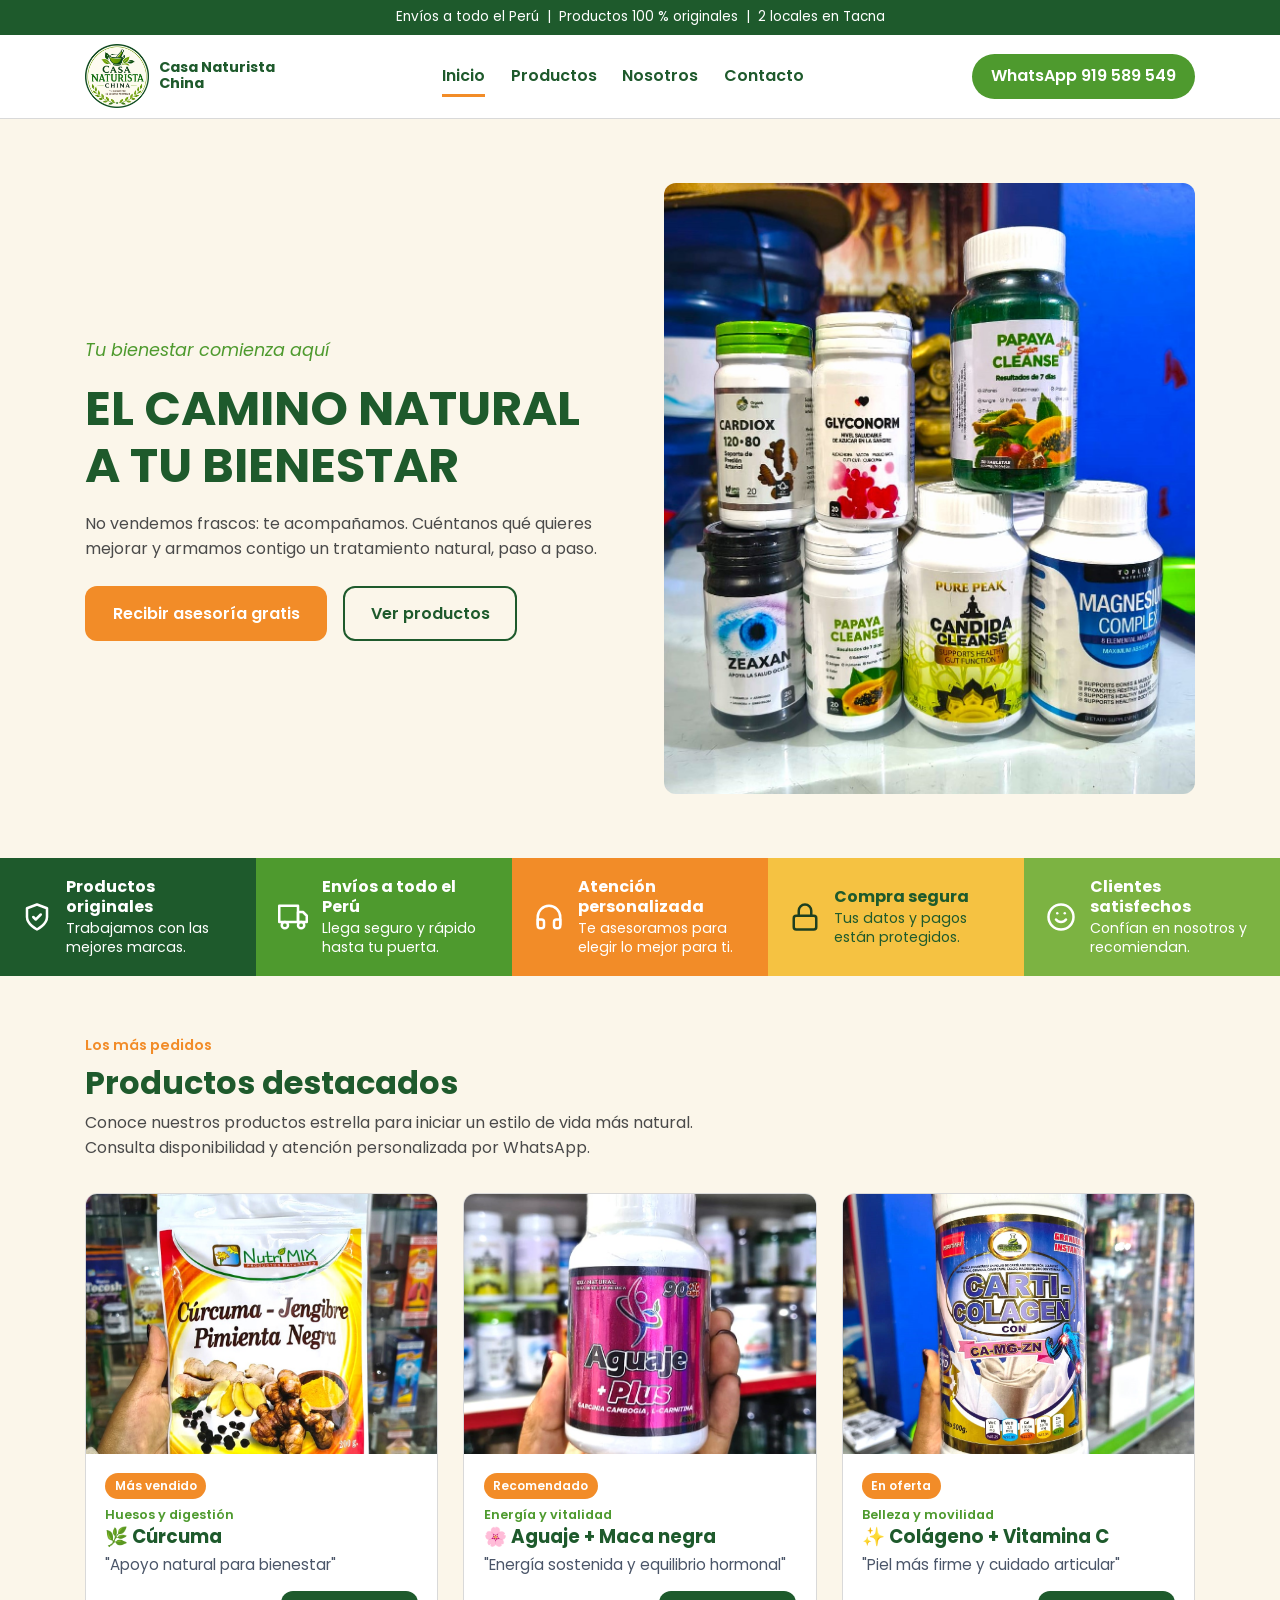
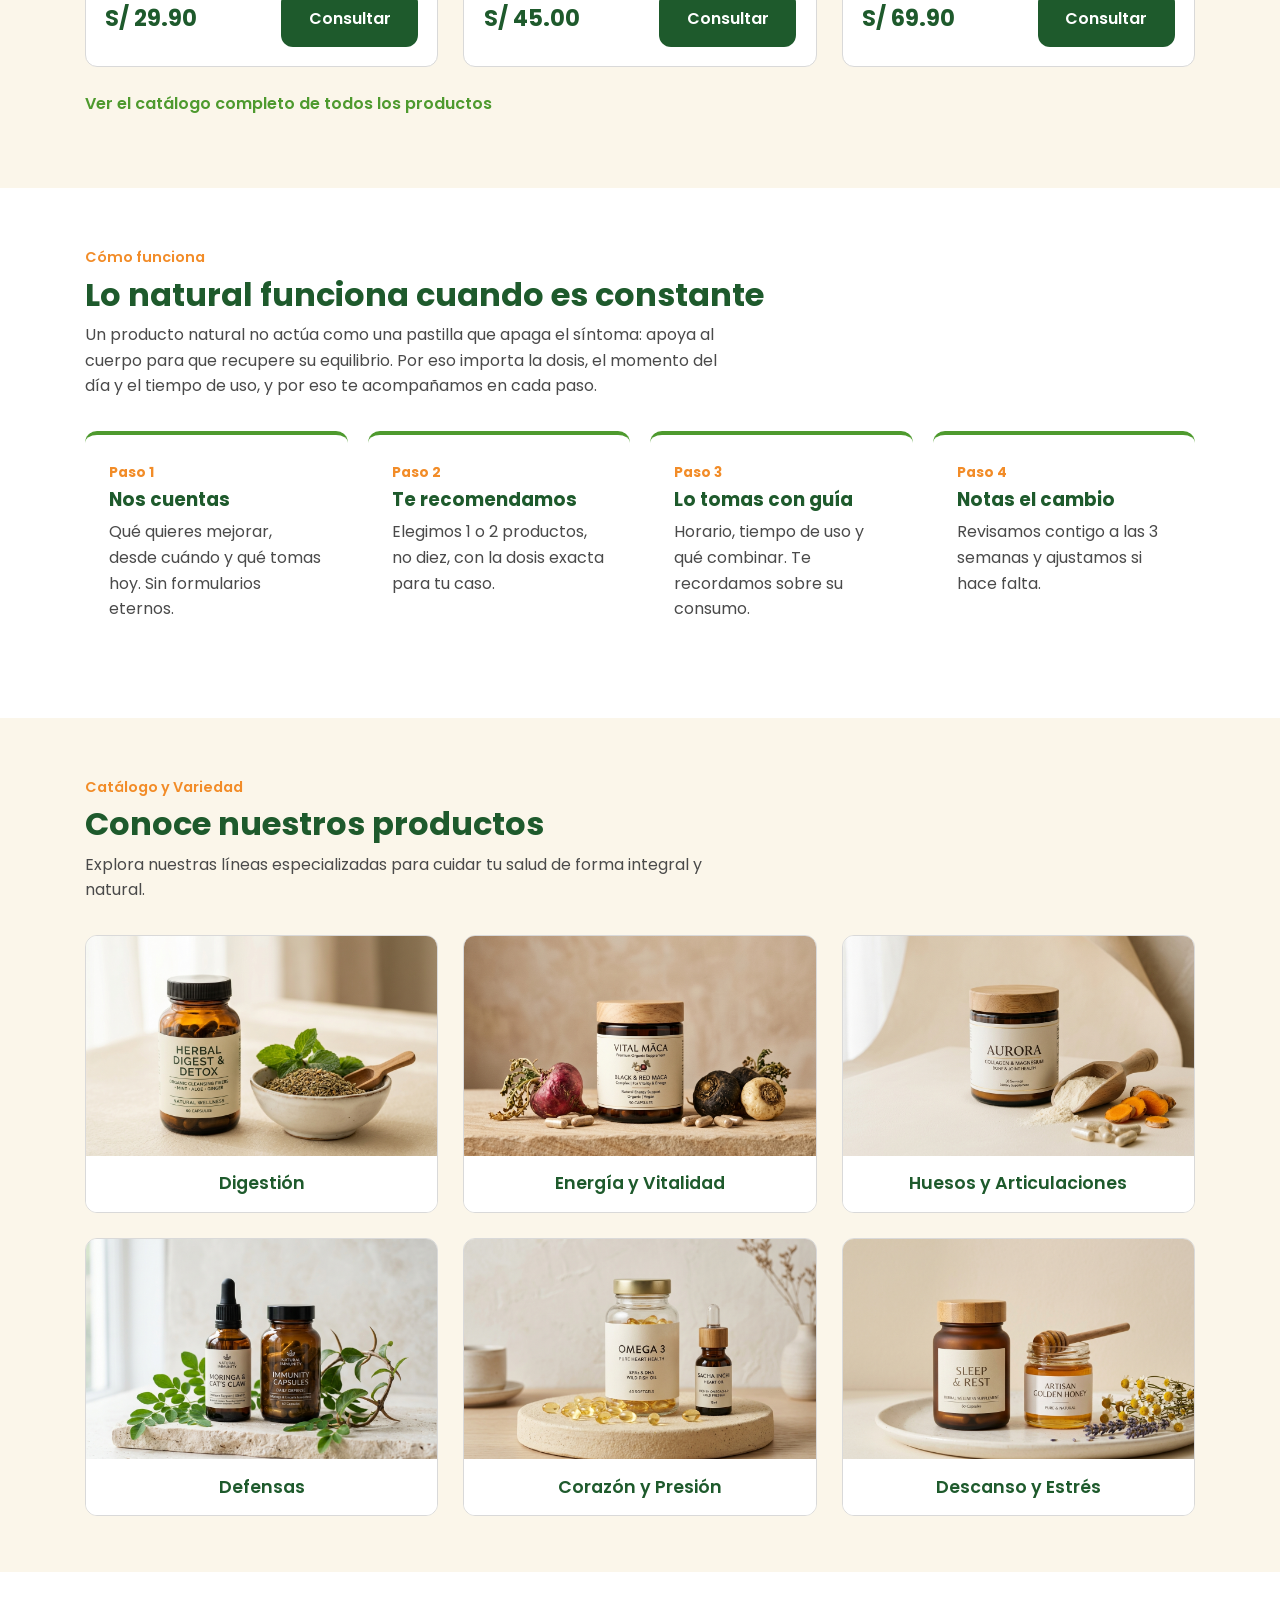
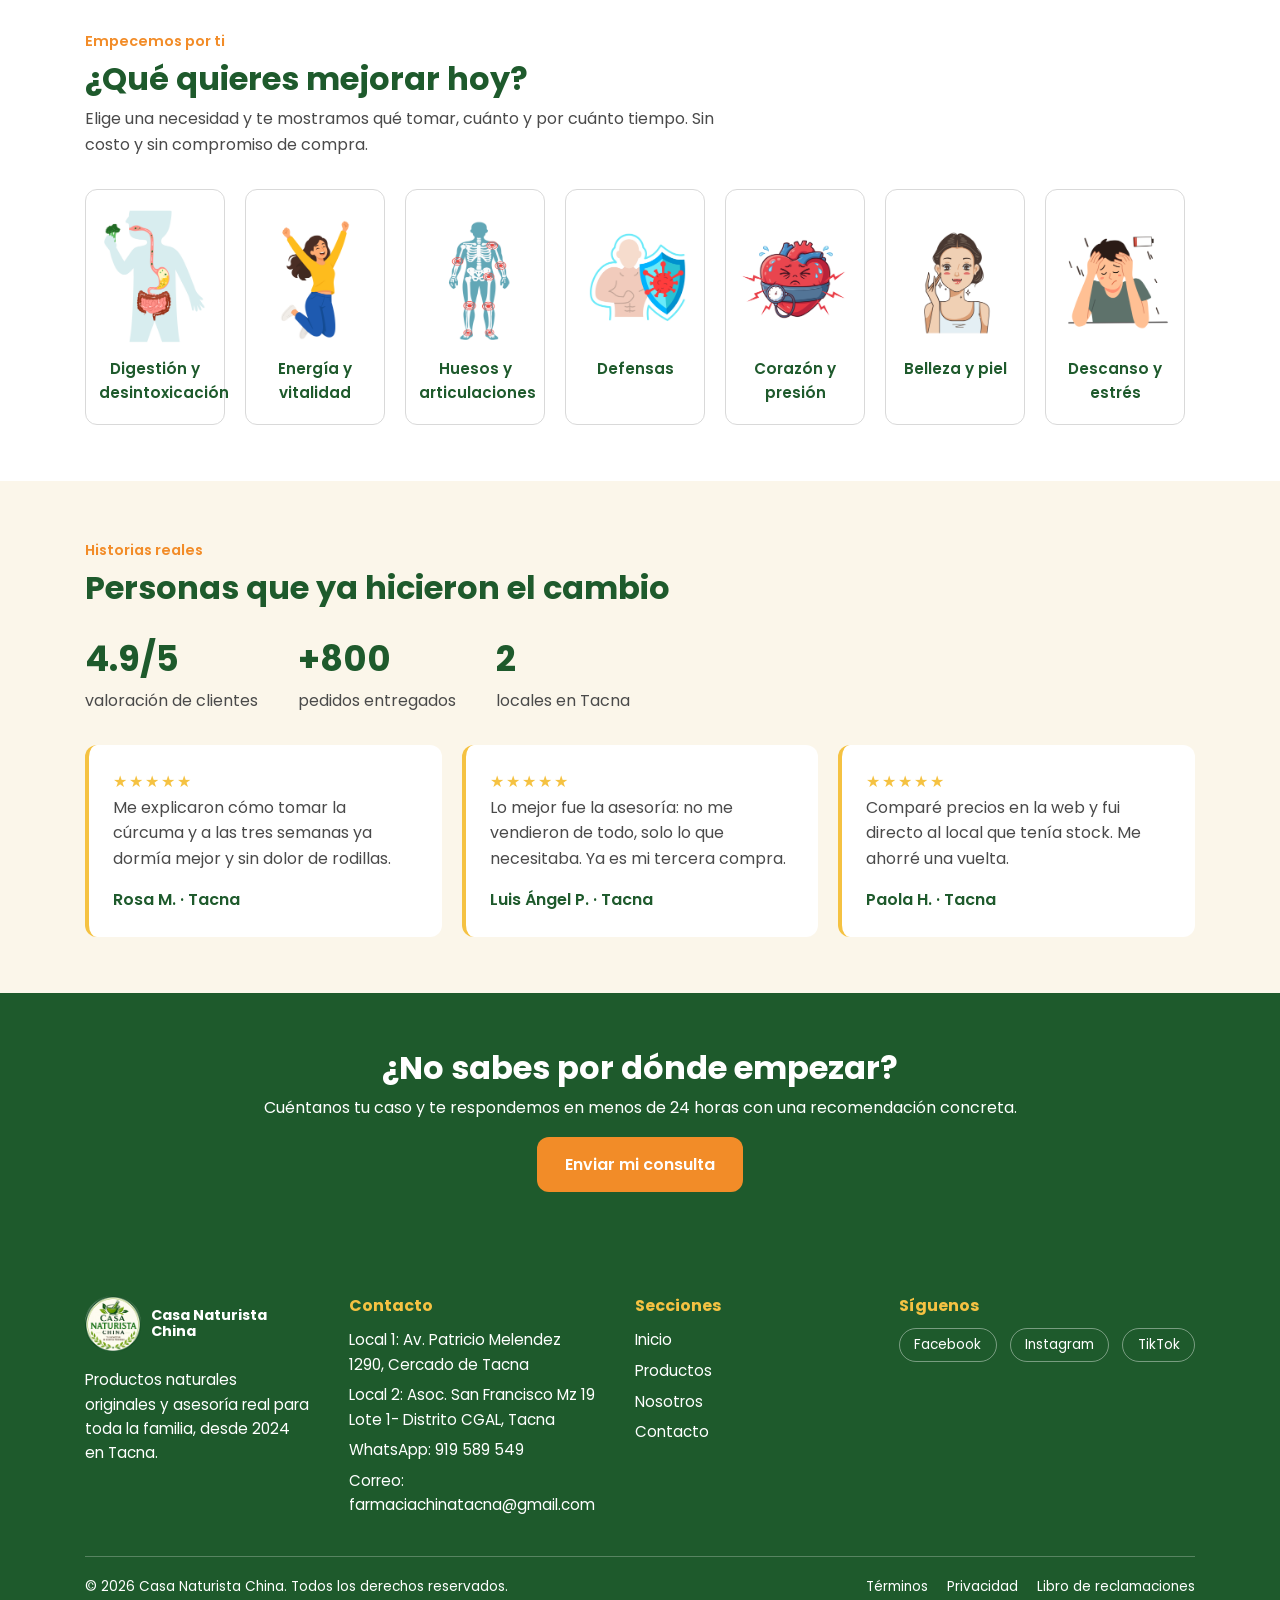
<file: index.html>
<!DOCTYPE html>
<html lang="es">

<head>
  <!-- ===== Meta tags básicos: codificación, vista móvil y título ===== -->
  <meta charset="UTF-8">
  <meta name="viewport" content="width=device-width, initial-scale=1.0">
  <meta name="description" content="Casa Naturista China: productos naturales originales y asesoría personalizada en Tacna.">
  <title>Casa Naturista China | Productos naturales en Tacna</title>

  <!-- Ícono de la pestaña del navegador -->
  <link rel="icon" type="image/png" href="img/favicon.png">

  <!-- Tipografía Poppins desde Google Fonts (si no hay internet se usa Arial) -->
  <link rel="preconnect" href="https://fonts.googleapis.com">
  <link href="https://fonts.googleapis.com/css2?family=Poppins:wght@400;600;700&display=swap" rel="stylesheet">

  <!-- Hoja de estilos externa del sitio -->
  <link rel="stylesheet" href="css/estilos.css">
</head>

<body>

  <!-- ==================================================================
       ENCABEZADO (igual en todas las páginas)
       Barra superior + logo + menú de navegación + botón de WhatsApp
       ================================================================== -->
  <header>

    <div class="barra-superior">
      Envíos a todo el Perú &nbsp;|&nbsp; Productos 100 % originales &nbsp;|&nbsp; 2 locales en Tacna
    </div>

    <div class="encabezado">
      <div class="contenedor">

        <!-- Logo: vuelve al inicio -->
        <a href="index.html" class="logo">
          <img src="img/logo.png" alt="Logo de Casa Naturista China">
          <span>Casa Naturista<br>China</span>
        </a>

        <!-- Menú principal. La clase "activo" marca la página actual -->
        <nav>
          <ul class="menu">
            <li><a href="index.html" class="activo">Inicio</a></li>
            <li><a href="productos.html">Productos</a></li>
            <li><a href="nosotros.html">Nosotros</a></li>
            <li><a href="contacto.html">Contacto</a></li>
          </ul>
        </nav>

        <!-- wa.me abre WhatsApp con el número indicado -->
        <a href="https://wa.me/51919589549" class="boton-whatsapp" target="_blank" rel="noopener">
          WhatsApp 919 589 549
        </a>

      </div>
    </div>

  </header>


  <!-- ==================================================================
       CONTENIDO PRINCIPAL
       ================================================================== -->
  <main>

    <!-- ---------- Portada (hero): mensaje principal + foto ---------- -->
    <section class="portada">
      <div class="contenedor">

        <div class="portada-texto">
          <p class="frase-manuscrita">Tu bienestar comienza aquí</p>
          <h1>EL CAMINO NATURAL A TU BIENESTAR</h1>
          <p>
            No vendemos frascos: te acompañamos. Cuéntanos qué quieres mejorar
            y armamos contigo un tratamiento natural, paso a paso.
          </p>
          <div class="portada-botones">
            <a href="contacto.html" class="boton boton-naranja">Recibir asesoría gratis</a>
            <a href="productos.html" class="boton boton-borde">Ver productos</a>
          </div>
        </div>

        <div class="portada-imagen">
          <!-- REEMPLAZAR: foto real de productos en la tienda -->
          <img src="img/hero-productos.jpeg" alt="Productos naturales de Casa Naturista China sobre el mostrador de la tienda">
        </div>

      </div>
    </section>


    <!-- ---------- Franja de beneficios (5 bloques de color) ---------- -->
    <section class="franja-beneficios">
      <div class="beneficio">
        <div class="beneficio-icono">
          <img src="img/iconos/original.svg" alt="Productos originales">
        </div>
        <div class="beneficio-texto">
          <h3>Productos originales</h3>
          <p>Trabajamos con las mejores marcas.</p>
        </div>
      </div>

      <div class="beneficio">
        <div class="beneficio-icono">
          <img src="img/iconos/envios.svg" alt="Envíos a todo el Perú">
        </div>
        <div class="beneficio-texto">
          <h3>Envíos a todo el Perú</h3>
          <p>Llega seguro y rápido hasta tu puerta.</p>
        </div>
      </div>

      <div class="beneficio">
        <div class="beneficio-icono">
          <img src="img/iconos/asesoria.svg" alt="Atención personalizada">
        </div>
        <div class="beneficio-texto">
          <h3>Atención personalizada</h3>
          <p>Te asesoramos para elegir lo mejor para ti.</p>
        </div>
      </div>

      <div class="beneficio">
        <div class="beneficio-icono">
          <img src="img/iconos/seguridad.svg" alt="Compra segura">
        </div>
        <div class="beneficio-texto">
          <h3>Compra segura</h3>
          <p>Tus datos y pagos están protegidos.</p>
        </div>
      </div>

      <div class="beneficio">
        <div class="beneficio-icono">
          <img src="img/iconos/clientes.svg" alt="Clientes satisfechos">
        </div>
        <div class="beneficio-texto">
          <h3>Clientes satisfechos</h3>
          <p>Confían en nosotros y recomiendan.</p>
        </div>
      </div>
    </section>


    <!-- ---------- Sección: Productos destacados ---------- -->
    <section class="seccion" id="destacados">
      <div class="contenedor">
        <span class="etiqueta-seccion">Los más pedidos</span>
        <h2>Productos destacados</h2>
        <p class="intro-seccion">
          Conoce nuestros productos estrella para iniciar un estilo de vida más natural. Consulta disponibilidad y atención personalizada por WhatsApp.
        </p>

        <!-- Sistema Grid para productos -->
        <div class="grid-productos">

          <!-- Producto 1: Cúrcuma -->
          <article class="producto">
            <img src="img/productos/curcuma.jpeg" alt="Harina de Cúrcuma natural">
            <div class="producto-cuerpo">
              <span class="etiqueta">Más vendido</span>
              <span class="categoria">Huesos y digestión</span>
              <h3>🌿 Cúrcuma</h3>
              <p class="descripcion-corta">"Apoyo natural para bienestar"</p>
              <div class="producto-pie">
                <span class="precio">S/ 29.90</span>
                <a href="https://wa.me/51919589549?text=Hola,%20deseo%20consultar%20sobre%20la%20C%C3%BArcuma" class="boton boton-verde" target="_blank" rel="noopener">Consultar</a>
              </div>
            </div>
          </article>

          <!-- Producto 2: Aguaje + Maca negra -->
          <article class="producto">
            <img src="img/productos/aguaje.jpeg" alt="Cápsulas de aguaje con maca negra">
            <div class="producto-cuerpo">
              <span class="etiqueta">Recomendado</span>
              <span class="categoria">Energía y vitalidad</span>
              <h3>🌸 Aguaje + Maca negra</h3>
              <p class="descripcion-corta">"Energía sostenida y equilibrio hormonal"</p>
              <div class="producto-pie">
                <span class="precio">S/ 45.00</span>
                <a href="https://wa.me/51919589549?text=Hola,%20deseo%20consultar%20sobre%20el%20Aguaje%20con%20Maca%20negra" class="boton boton-verde" target="_blank" rel="noopener">Consultar</a>
              </div>
            </div>
          </article>

          <!-- Producto 3: Colágeno + Vitamina C -->
          <article class="producto">
            <img src="img/productos/colageno.jpeg" alt="Colágeno hidrolizado con vitamina C">
            <div class="producto-cuerpo">
              <span class="etiqueta">En oferta</span>
              <span class="categoria">Belleza y movilidad</span>
              <h3>✨ Colágeno + Vitamina C</h3>
              <p class="descripcion-corta">"Piel más firme y cuidado articular"</p>
              <div class="producto-pie">
                <span class="precio">S/ 69.90</span>
                <a href="https://wa.me/51919589549?text=Hola,%20deseo%20consultar%20sobre%20el%20Col%C3%A1geno%20con%20Vitamina%20C" class="boton boton-verde" target="_blank" rel="noopener">Consultar</a>
              </div>
            </div>
          </article>

        </div>

        <p class="enlace-mas">
          <a href="productos.html">Ver el catálogo completo de todos los productos</a>
        </p>
      </div>
    </section>


    <!-- ---------- Cómo funciona ---------- -->
    <section class="seccion fondo-blanco" id="como-funciona">
      <div class="contenedor">
        <span class="etiqueta-seccion">Cómo funciona</span>
        <h2>Lo natural funciona cuando es constante</h2>
        <p class="intro-seccion">
          Un producto natural no actúa como una pastilla que apaga el síntoma:
          apoya al cuerpo para que recupere su equilibrio. Por eso importa la dosis,
          el momento del día y el tiempo de uso, y por eso te acompañamos en cada paso.
        </p>

        <div class="cuadricula">
          <article class="paso">
            <span class="numero">Paso 1</span>
            <h3>Nos cuentas</h3>
            <p>Qué quieres mejorar, desde cuándo y qué tomas hoy. Sin formularios eternos.</p>
          </article>
          <article class="paso">
            <span class="numero">Paso 2</span>
            <h3>Te recomendamos</h3>
            <p>Elegimos 1 o 2 productos, no diez, con la dosis exacta para tu caso.</p>
          </article>
          <article class="paso">
            <span class="numero">Paso 3</span>
            <h3>Lo tomas con guía</h3>
            <p>Horario, tiempo de uso y qué combinar. Te recordamos  sobre su consumo.</p>
          </article>
          <article class="paso">
            <span class="numero">Paso 4</span>
            <h3>Notas el cambio</h3>
            <p>Revisamos contigo a las 3 semanas y ajustamos si hace falta.</p>
          </article>
        </div>
      </div>
    </section>


    <!-- ---------- Sección: Conoce nuestros productos ---------- -->
    <section class="seccion" id="galeria">
      <div class="contenedor">
        <span class="etiqueta-seccion">Catálogo y Variedad</span>
        <h2>Conoce nuestros productos</h2>
        <p class="intro-seccion">
          Explora nuestras líneas especializadas para cuidar tu salud de forma integral y natural.
        </p>

        <!-- Galería Grid con categorías y tarjetas -->
        <div class="grid-galeria">

          <!-- Tarjeta 1: Digestión -->
          <a href="productos.html#digestion" class="tarjeta-galeria">
            <img src="img/categorias/cat_digestion.jpg" alt="Categoría Digestión y Limpieza">
            <div class="galeria-info">
              <h3>Digestión</h3>
            </div>
          </a>

          <!-- Tarjeta 2: Energía -->
          <a href="productos.html#energia" class="tarjeta-galeria">
            <img src="img/categorias/cat_energia.jpg" alt="Categoría Energía y Vitalidad">
            <div class="galeria-info">
              <h3>Energía y Vitalidad</h3>
            </div>
          </a>

          <!-- Tarjeta 3: Articulaciones -->
          <a href="productos.html#huesos" class="tarjeta-galeria">
            <img src="img/categorias/cat_articulaciones.jpg" alt="Categoría Huesos y Articulaciones">
            <div class="galeria-info">
              <h3>Huesos y Articulaciones</h3>
            </div>
          </a>

          <!-- Tarjeta 4: Defensas -->
          <a href="productos.html#defensas" class="tarjeta-galeria">
            <img src="img/categorias/cat_defensas.jpg" alt="Categoría Defensas e Inmunidad">
            <div class="galeria-info">
              <h3>Defensas</h3>
            </div>
          </a>

          <!-- Tarjeta 5: Corazón -->
          <a href="productos.html#corazon" class="tarjeta-galeria">
            <img src="img/categorias/cat_corazon.jpg" alt="Categoría Corazón y Presión">
            <div class="galeria-info">
              <h3>Corazón y Presión</h3>
            </div>
          </a>

          <!-- Tarjeta 6: Descanso -->
          <a href="productos.html#descanso" class="tarjeta-galeria">
            <img src="img/categorias/cat_descanso.jpg" alt="Categoría Descanso y Relajación">
            <div class="galeria-info">
              <h3>Descanso y Estrés</h3>
            </div>
          </a>

        </div>
      </div>
    </section>


    <!-- ---------- qué quieres mejorar -->
    <section class="seccion fondo-blanco" id="necesidades">
      <div class="contenedor">
        <span class="etiqueta-seccion">Empecemos por ti</span>
        <h2>¿Qué quieres mejorar hoy?</h2>
        <p class="intro-seccion">
          Elige una necesidad y te mostramos qué tomar, cuánto y por cuánto tiempo.
          Sin costo y sin compromiso de compra.
        </p>

        <div class="cuadricula">
          <a href="productos.html#digestion" class="necesidad">
            <span class="icono">
              <img src="img/digestion.png" alt="">
            </span>
            Digestión y desintoxicación
          </a>

          <a href="productos.html#energia" class="necesidad">
            <span class="icono">
              <img src="img/energia.png" alt="">
            </span>
            Energía y vitalidad
          </a>

          <a href="productos.html#huesos" class="necesidad">
            <span class="icono">
              <img src="img/huesos.png" alt="">
            </span>
            Huesos y articulaciones
          </a>

          <a href="productos.html#defensas" class="necesidad">
            <span class="icono">
              <img src="img/defensas.png" alt="">
            </span>
            Defensas
          </a>

          <a href="productos.html#corazon" class="necesidad">
            <span class="icono">
              <img src="img/corazon.png" alt="">
            </span>
            Corazón y presión
          </a>

          <a href="productos.html#piel" class="necesidad">
            <span class="icono">
              <img src="img/piel.png" alt="">
            </span>
            Belleza y piel
          </a>

          <a href="productos.html#descanso" class="necesidad">
            <span class="icono">
              <img src="img/descanso.png" alt="">
            </span>
            Descanso y estrés
          </a>
        </div>
      </div>
    </section>


    <!-- ---------- Testimonios ---------- -->
    <section class="seccion" id="testimonios">
      <div class="contenedor">
        <span class="etiqueta-seccion">Historias reales</span>
        <h2>Personas que ya hicieron el cambio</h2>

        <!-- REEMPLAZAR: cifras reales del negocio -->
        <div class="cifras">
          <div class="cifra"><strong>4.9/5</strong> valoración de clientes</div>
          <div class="cifra"><strong>+800</strong> pedidos entregados</div>
          <div class="cifra"><strong>2</strong> locales en Tacna</div>
        </div>

        <div class="cuadricula">
          <blockquote class="testimonio">
            <span class="estrellas">★★★★★</span>
            <p>Me explicaron cómo tomar la cúrcuma y a las tres semanas ya dormía mejor y sin dolor de rodillas.</p>
            <cite>Rosa M. · Tacna</cite>
          </blockquote>
          <blockquote class="testimonio">
            <span class="estrellas">★★★★★</span>
            <p>Lo mejor fue la asesoría: no me vendieron de todo, solo lo que necesitaba. Ya es mi tercera compra.</p>
            <cite>Luis Ángel P. · Tacna</cite>
          </blockquote>
          <blockquote class="testimonio">
            <span class="estrellas">★★★★★</span>
            <p>Comparé precios en la web y fui directo al local que tenía stock. Me ahorré una vuelta.</p>
            <cite>Paola H. · Tacna</cite>
          </blockquote>
        </div>
      </div>
    </section>


    <!-- ---------- Llamado final a la acción ---------- -->
    <section class="seccion fondo-verde">
      <div class="contenedor texto-centrado">
        <h2>¿No sabes por dónde empezar?</h2>
        <p>Cuéntanos tu caso y te respondemos en menos de 24 horas con una recomendación concreta.</p>
        <a href="contacto.html" class="boton boton-naranja">Enviar mi consulta</a>
      </div>
    </section>

  </main>


  <!-- ==================================================================
       PIE DE PÁGINA (igual en todas las páginas)
       Datos de contacto, redes sociales y aviso de derechos
       ================================================================== -->
  <footer class="pie">
    <div class="contenedor">

      <div class="pie-columnas">

        <div class="pie-columna">
          <a href="index.html" class="logo">
            <img src="img/logo.png" alt="Logo de Casa Naturista China">
            <span>Casa Naturista<br>China</span>
          </a>
          <p>Productos naturales originales y asesoría real para toda la familia, desde 2024 en Tacna.</p>
        </div>

        <div class="pie-columna">
          <h3>Contacto</h3>
          <ul>
            <!-- REEMPLAZAR: datos reales de los locales -->
            <li>Local 1: Av. Patricio Melendez 1290, Cercado de Tacna</li>
            <li>Local 2: Asoc. San Francisco Mz 19 Lote 1- Distrito CGAL, Tacna</li>
            <li>WhatsApp: <a href="https://wa.me/51919589549">919 589 549</a></li>
            <li>Correo: <a href="mailto:farmaciachinatacna@gmail.com">farmaciachinatacna@gmail.com</a></li>
          </ul>
        </div>

        <div class="pie-columna">
          <h3>Secciones</h3>
          <ul>
            <li><a href="index.html">Inicio</a></li>
            <li><a href="productos.html">Productos</a></li>
            <li><a href="nosotros.html">Nosotros</a></li>
            <li><a href="contacto.html">Contacto</a></li>
          </ul>
        </div>

        <div class="pie-columna">
          <h3>Síguenos</h3>
          <!-- REEMPLAZAR: enlaces reales de las redes sociales -->
          <div class="redes">
            <a href="https://www.facebook.com/casanaturistachina/" target="_blank" rel="noopener">Facebook</a>
            <a href="https://www.instagram.com/casanaturistachina/?hl=es-la/" target="_blank" rel="noopener">Instagram</a>
            <a href="https://www.tiktok.com/@casanaturistachina?lang=es/" target="_blank" rel="noopener">TikTok</a>
          </div>
        </div>

      </div>

      <div class="pie-final">
        <p>&copy; 2026 Casa Naturista China. Todos los derechos reservados.</p>
        <ul>
          <li><a href="#">Términos</a></li>
          <li><a href="#">Privacidad</a></li>
          <li><a href="#">Libro de reclamaciones</a></li>
        </ul>
      </div>

    </div>
  </footer>

</body>

</html>
</file>
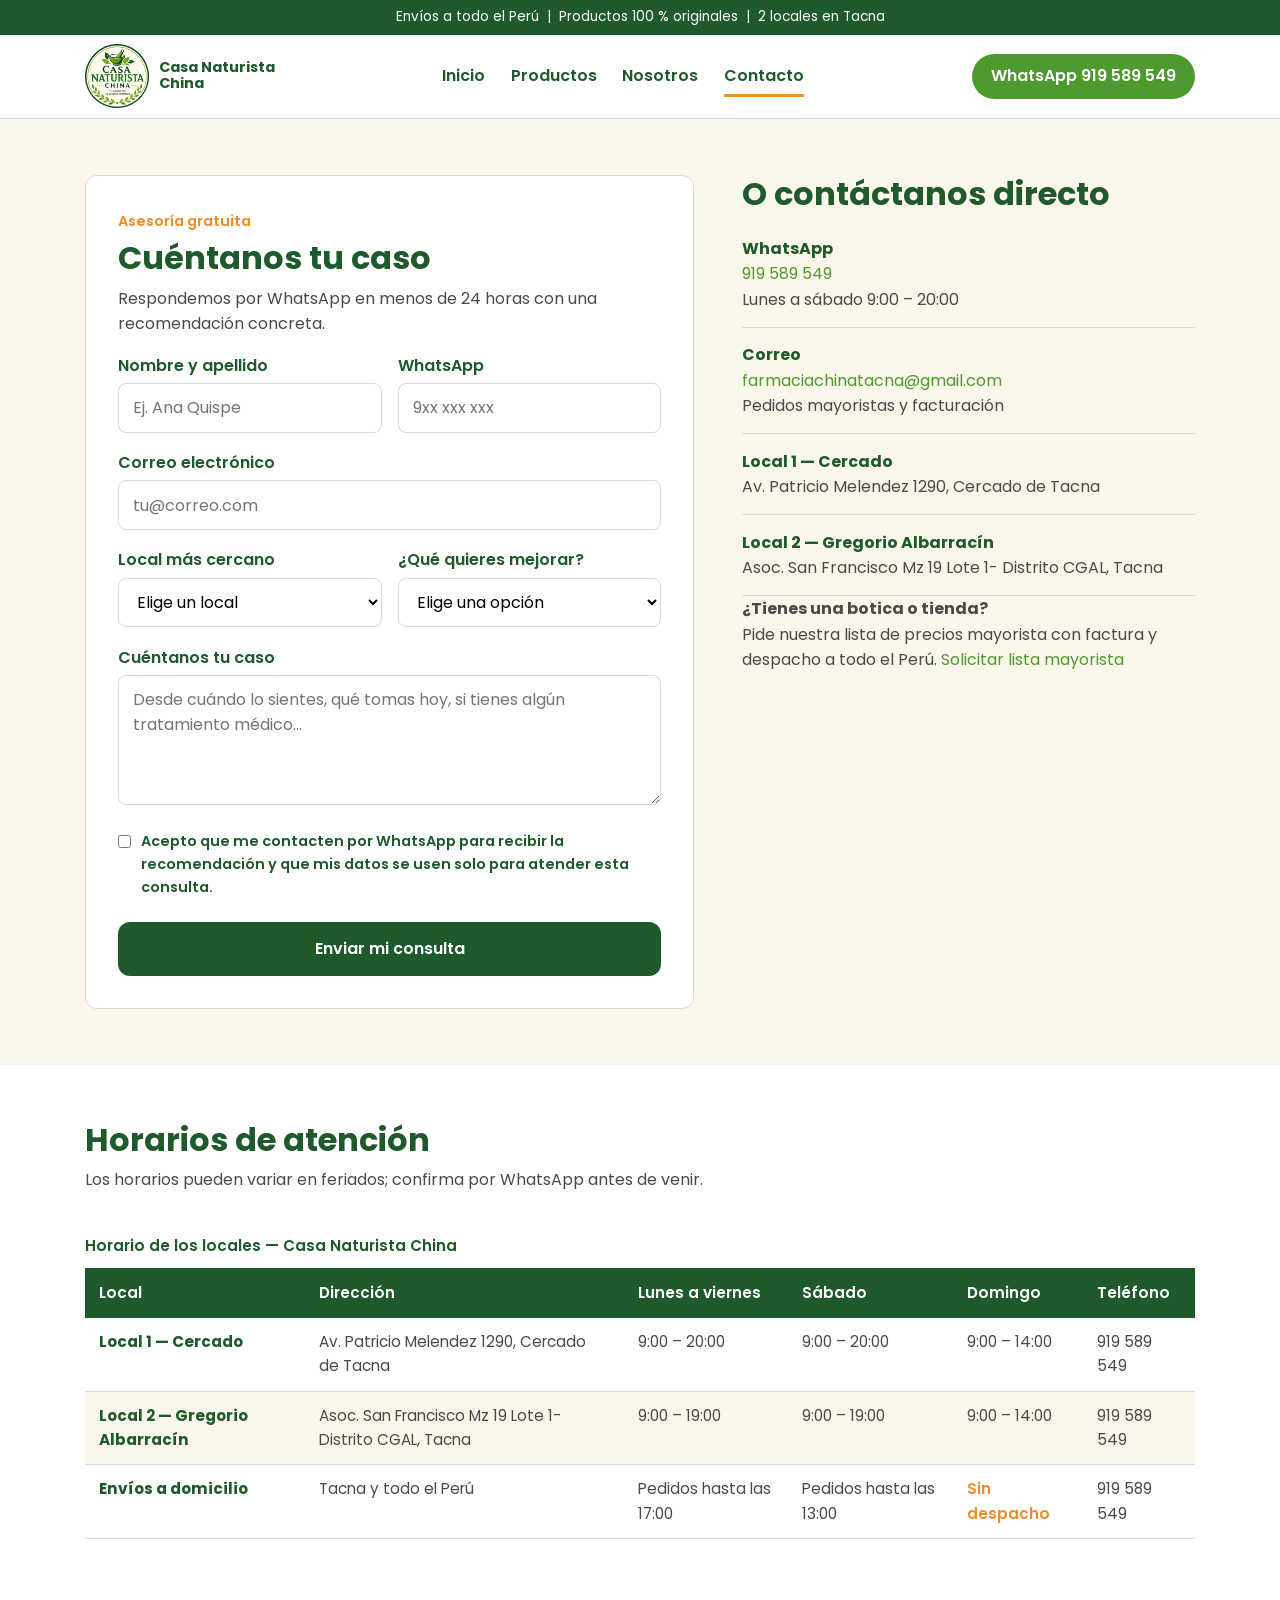
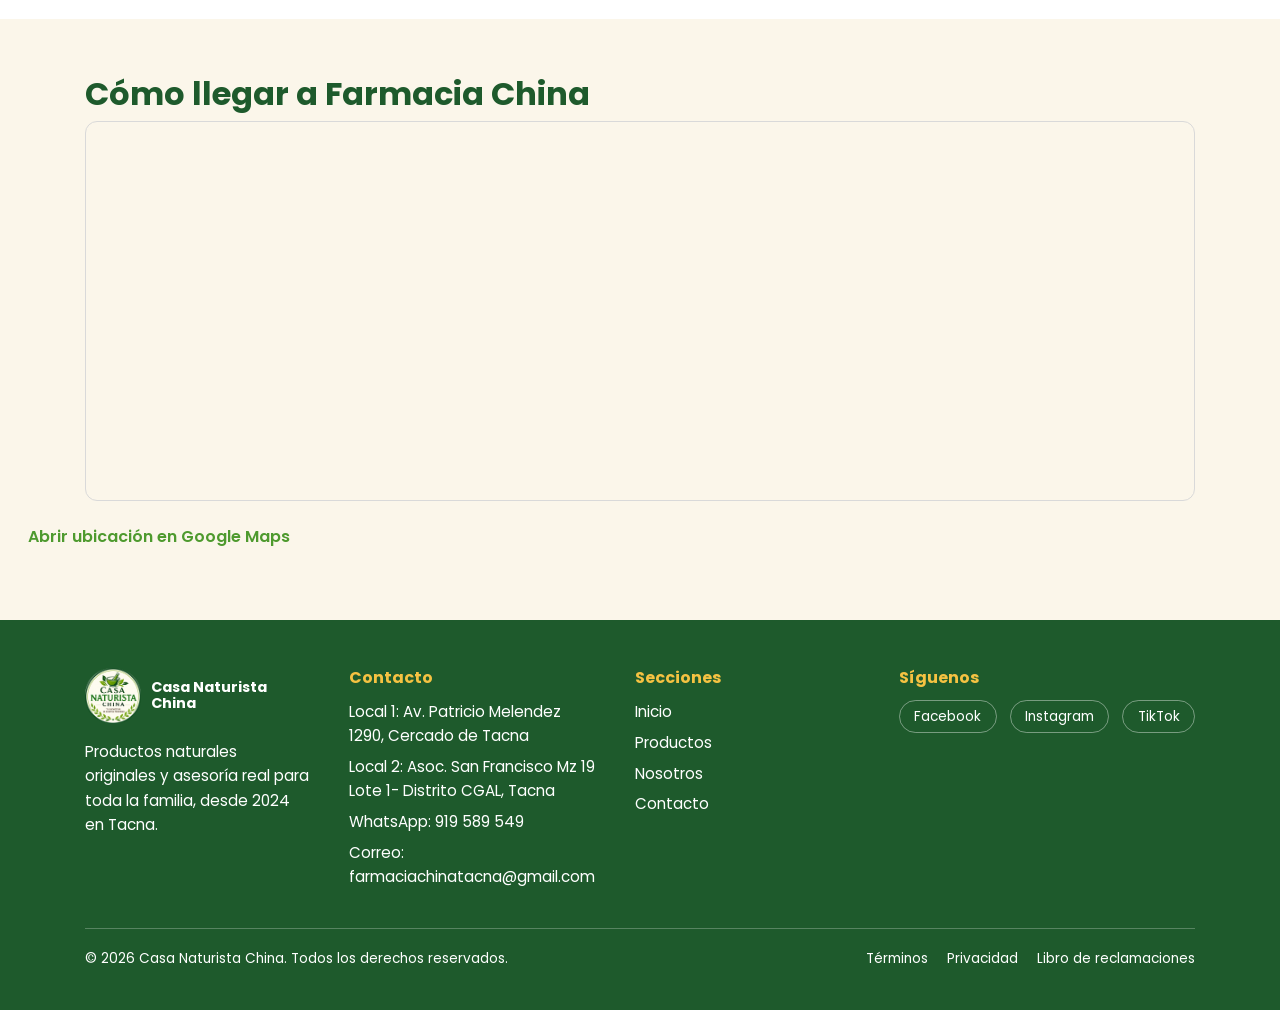
<file: contacto.html>
<!DOCTYPE html>
<html lang="es">

<head>
  <meta charset="UTF-8">
  <meta name="viewport" content="width=device-width, initial-scale=1.0">
  <meta name="description" content="Contacta a Casa Naturista China: asesoría gratuita, WhatsApp, correo, direcciones y horarios de nuestros locales en Tacna.">
  <title>Contacto | Casa Naturista China</title>
  <link rel="icon" type="image/png" href="img/favicon.png">
  <link rel="preconnect" href="https://fonts.googleapis.com">
  <link href="https://fonts.googleapis.com/css2?family=Poppins:wght@400;600;700&display=swap" rel="stylesheet">
  <link rel="stylesheet" href="css/estilos.css">
</head>

<body>

  <!-- ===== ENCABEZADO (igual en todas las páginas) ===== -->
  <header>
    <div class="barra-superior">
      Envíos a todo el Perú &nbsp;|&nbsp; Productos 100 % originales &nbsp;|&nbsp; 2 locales en Tacna
    </div>
    <div class="encabezado">
      <div class="contenedor">
        <a href="index.html" class="logo">
          <img src="img/logo.png" alt="Logo de Casa Naturista China">
          <span>Casa Naturista<br>China</span>
        </a>
        <nav>
          <ul class="menu">
            <li><a href="index.html">Inicio</a></li>
            <li><a href="productos.html">Productos</a></li>
            <li><a href="nosotros.html">Nosotros</a></li>
            <li><a href="contacto.html" class="activo">Contacto</a></li>
          </ul>
        </nav>
        <a href="https://wa.me/51919589549" class="boton-whatsapp" target="_blank" rel="noopener">
          WhatsApp 919 589 549
        </a>
      </div>
    </div>
  </header>


  <main>

    <!-- ---------- Formulario de contacto + datos directos ---------- -->
    <section class="seccion contacto">
      <div class="contenedor">

        <!-- Columna izquierda: formulario.
             Cada campo tiene su <label> unido por "for" e "id".
             Los tipos (text, email, tel, select, textarea) hacen que el navegador
             valide solo. "required" obliga a llenar el campo.
             action="#" porque todavía no hay servidor: se conectará en una unidad posterior. -->
        <form class="formulario" action="#" method="post">

          <span class="etiqueta-seccion">Asesoría gratuita</span>
          <h2>Cuéntanos tu caso</h2>
          <p>Respondemos por WhatsApp en menos de 24 horas con una recomendación concreta.</p>

          <div class="fila-campos">
            <div class="campo">
              <label for="nombre">Nombre y apellido</label>
              <input type="text" id="nombre" name="nombre" placeholder="Ej. Ana Quispe" required>
            </div>
            <div class="campo">
              <label for="telefono">WhatsApp</label>
              <input type="tel" id="telefono" name="telefono" placeholder="9xx xxx xxx" required>
            </div>
          </div>

          <div class="campo">
            <label for="correo">Correo electrónico</label>
            <input type="email" id="correo" name="correo" placeholder="tu@correo.com">
          </div>

          <div class="fila-campos">
            <div class="campo">
              <label for="local">Local más cercano</label>
              <select id="local" name="local">
                <option value="">Elige un local</option>
                <option value="local-1">Local 1 — Cercado de Tacna</option>
                <option value="local-2">Local 2 — Gregorio Albarracín</option>
                <option value="envio">Prefiero envío a domicilio</option>
              </select>
            </div>
            <div class="campo">
              <label for="necesidad">¿Qué quieres mejorar?</label>
              <select id="necesidad" name="necesidad" required>
                <option value="">Elige una opción</option>
                <option value="digestion">Digestión y desintoxicación</option>
                <option value="energia">Energía y vitalidad</option>
                <option value="huesos">Huesos y articulaciones</option>
                <option value="defensas">Defensas</option>
                <option value="corazon">Corazón y presión</option>
                <option value="piel">Belleza y piel</option>
                <option value="descanso">Descanso y estrés</option>
              </select>
            </div>
          </div>

          <div class="campo">
            <label for="mensaje">Cuéntanos tu caso</label>
            <textarea id="mensaje" name="mensaje" placeholder="Desde cuándo lo sientes, qué tomas hoy, si tienes algún tratamiento médico..." required></textarea>
          </div>

          <div class="campo campo-casilla">
            <input type="checkbox" id="autorizo" name="autorizo" required>
            <label for="autorizo">Acepto que me contacten por WhatsApp para recibir la recomendación y que mis datos se usen solo para atender esta consulta.</label>
          </div>

          <button type="submit">Enviar mi consulta</button>

        </form>


        <!-- Columna derecha: datos de contacto directo -->
        <aside class="datos-contacto">
          <h2>O contáctanos directo</h2>
          <ul class="lista-contacto">
            <li>
              <strong>WhatsApp</strong>
              <a href="https://wa.me/51919589549" target="_blank" rel="noopener">919 589 549</a><br>
              Lunes a sábado 9:00 – 20:00
            </li>
            <li>
              <strong>Correo</strong>
              <!-- REEMPLAZAR: correo real -->
              <a href="mailto:farmaciachinatacna@gmail.com">farmaciachinatacna@gmail.com</a><br>
              Pedidos mayoristas y facturación
            </li>
            <li>
              <strong>Local 1 — Cercado</strong>
             Av. Patricio Melendez 1290, Cercado de Tacna
            </li>
            <li>
              <strong>Local 2 — Gregorio Albarracín</strong>
              Asoc. San Francisco Mz 19 Lote 1- Distrito CGAL, Tacna
            </li>
          </ul>

          <p>
            <strong>¿Tienes una botica o tienda?</strong><br>
            Pide nuestra lista de precios mayorista con factura y despacho a todo el Perú.
            <a href="https://wa.me/51919589549?text=Hola,%20quiero%20la%20lista%20mayorista" target="_blank" rel="noopener">Solicitar lista mayorista</a>
          </p>
        </aside>

      </div>
    </section>


    <!-- ---------- TABLA 2: horarios de atención ---------- -->
    <section class="seccion fondo-blanco" id="horarios">
      <div class="contenedor">
        <h2>Horarios de atención</h2>
        <p class="intro-seccion">Los horarios pueden variar en feriados; confirma por WhatsApp antes de venir.</p>

        <div class="tabla-contenedor">
          <!-- REEMPLAZAR: horarios reales de cada local -->
          <table class="tabla">
            <caption>Horario de los locales — Casa Naturista China</caption>

            <thead>
              <tr>
                <th>Local</th>
                <th>Dirección</th>
                <th>Lunes a viernes</th>
                <th>Sábado</th>
                <th>Domingo</th>
                <th>Teléfono</th>
              </tr>
            </thead>

            <tbody>
              <tr>
                <th>Local 1 — Cercado</th>
                <td>Av. Patricio Melendez 1290, Cercado de Tacna</td>
                <td>9:00 – 20:00</td>
                <td>9:00 – 20:00</td>
                <td>9:00 – 14:00</td>
                <td>919 589 549</td>
              </tr>
              <tr>
                <th>Local 2 — Gregorio Albarracín</th>
                <td>Asoc. San Francisco Mz 19 Lote 1- Distrito CGAL, Tacna</td>
                <td>9:00 – 19:00</td>
                <td>9:00 – 19:00</td>
                <td>9:00 – 14:00</td>
                <td>919 589 549</td>
              </tr>
              <tr>
                <th>Envíos a domicilio</th>
                <td>Tacna y todo el Perú</td>
                <td>Pedidos hasta las 17:00</td>
                <td>Pedidos hasta las 13:00</td>
                <td class="no-disponible">Sin despacho</td>
                <td>919 589 549</td>
              </tr>
            </tbody>
          </table>
        </div>
      </div>
    </section>


    <!-- ---------- Mapa ----------
         Mapa de Google Maps incrustado con <iframe>. REEMPLAZAR por el mapa real:
         en Google Maps > Compartir > Insertar un mapa > copiar el código. -->
<section class="seccion" id="mapa">
  <div class="contenedor">
    <h2>Cómo llegar a Farmacia China</h2>

    <iframe class="mapa"
      src="https://www.google.com/maps?q=-18.0012292,-70.255739&output=embed"height="380"
      title="Mapa de ubicación de Farmacia China en Tacna"
      loading="lazy"
      allowfullscreen>
    </iframe>
  </div>
  <a class="boton"
  href="https://www.google.com/maps/place/Farmacia+China/@-18.0012085,-70.2660173,15z/data=!3m1!4b1!4m6!3m5!1s0x915acf601aa0c3b3:0xc2d03d82bc2cabeb!8m2!3d-18.0012292!4d-70.255739!16s%2Fg%2F11x0gd92vx"
  target="_blank"
  rel="noopener">
  Abrir ubicación en Google Maps
</a>
</section>

  </main>


  <!-- ===== PIE DE PÁGINA (igual en todas las páginas) ===== -->
  <footer class="pie">
    <div class="contenedor">
      <div class="pie-columnas">
        <div class="pie-columna">
          <a href="index.html" class="logo">
            <img src="img/logo.png" alt="Logo de Casa Naturista China">
            <span>Casa Naturista<br>China</span>
          </a>
          <p>Productos naturales originales y asesoría real para toda la familia, desde 2024 en Tacna.</p>
        </div>
        <div class="pie-columna">
          <h3>Contacto</h3>
          <ul>
            <li>Local 1: Av. Patricio Melendez 1290, Cercado de Tacna</li>
            <li>Local 2: Asoc. San Francisco Mz 19 Lote 1- Distrito CGAL, Tacna</li>
            <li>WhatsApp: <a href="https://wa.me/51919589549">919 589 549</a></li>
            <li>Correo: <a href="mailto:farmaciachinatacna@gmail.com">farmaciachinatacna@gmail.com</a></li>
          </ul>
        </div>
        <div class="pie-columna">
          <h3>Secciones</h3>
          <ul>
            <li><a href="index.html">Inicio</a></li>
            <li><a href="productos.html">Productos</a></li>
            <li><a href="nosotros.html">Nosotros</a></li>
            <li><a href="contacto.html">Contacto</a></li>
          </ul>
        </div>
        <div class="pie-columna">
          <h3>Síguenos</h3>
          <div class="redes">
            <a href="https://www.facebook.com/casanaturistachina/" target="_blank" rel="noopener">Facebook</a>
            <a href="https://www.instagram.com/casanaturistachina/?hl=es-la/" target="_blank" rel="noopener">Instagram</a>
            <a href="https://www.tiktok.com/@casanaturistachina?lang=es/" target="_blank" rel="noopener">TikTok</a>
          </div>
        </div>
      </div>
      <div class="pie-final">
        <p>&copy; 2026 Casa Naturista China. Todos los derechos reservados.</p>
        <ul>
          <li><a href="#">Términos</a></li>
          <li><a href="#">Privacidad</a></li>
          <li><a href="#">Libro de reclamaciones</a></li>
        </ul>
      </div>
    </div>
  </footer>

</body>

</html>
</file>
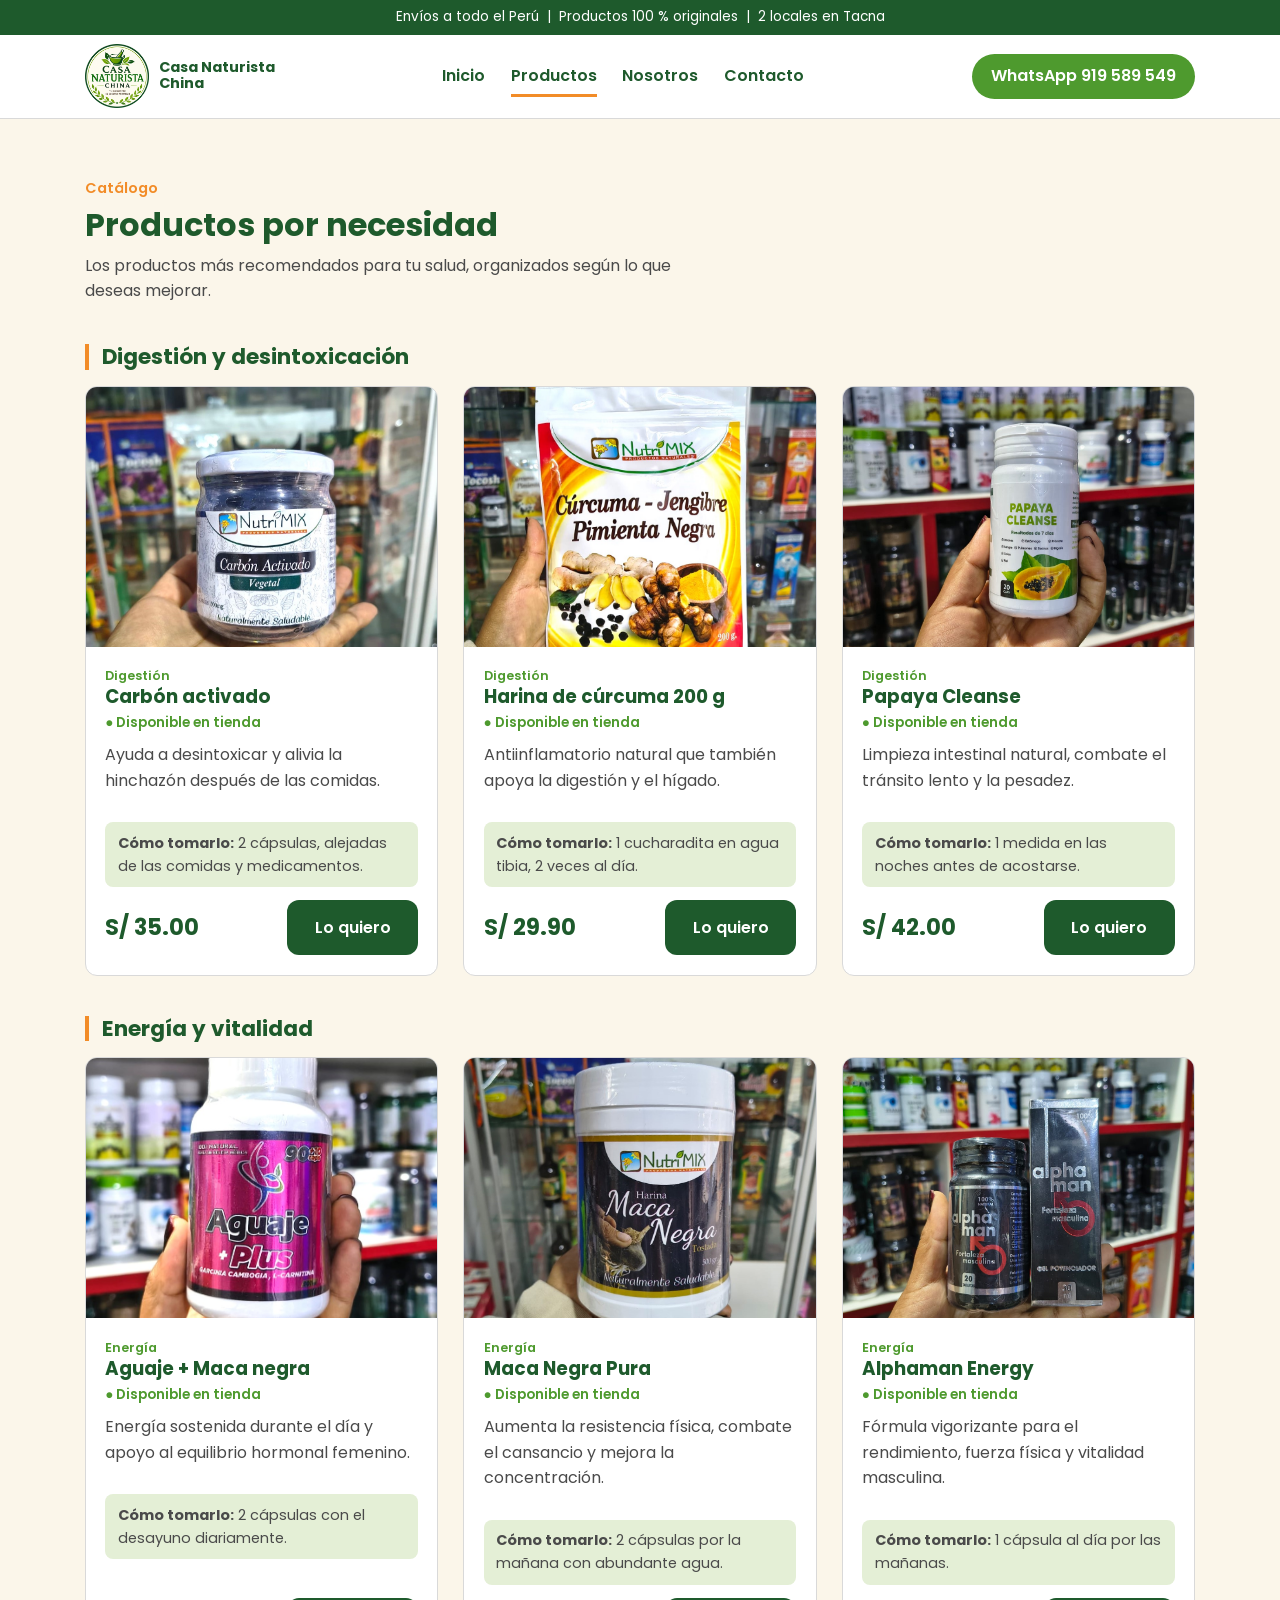
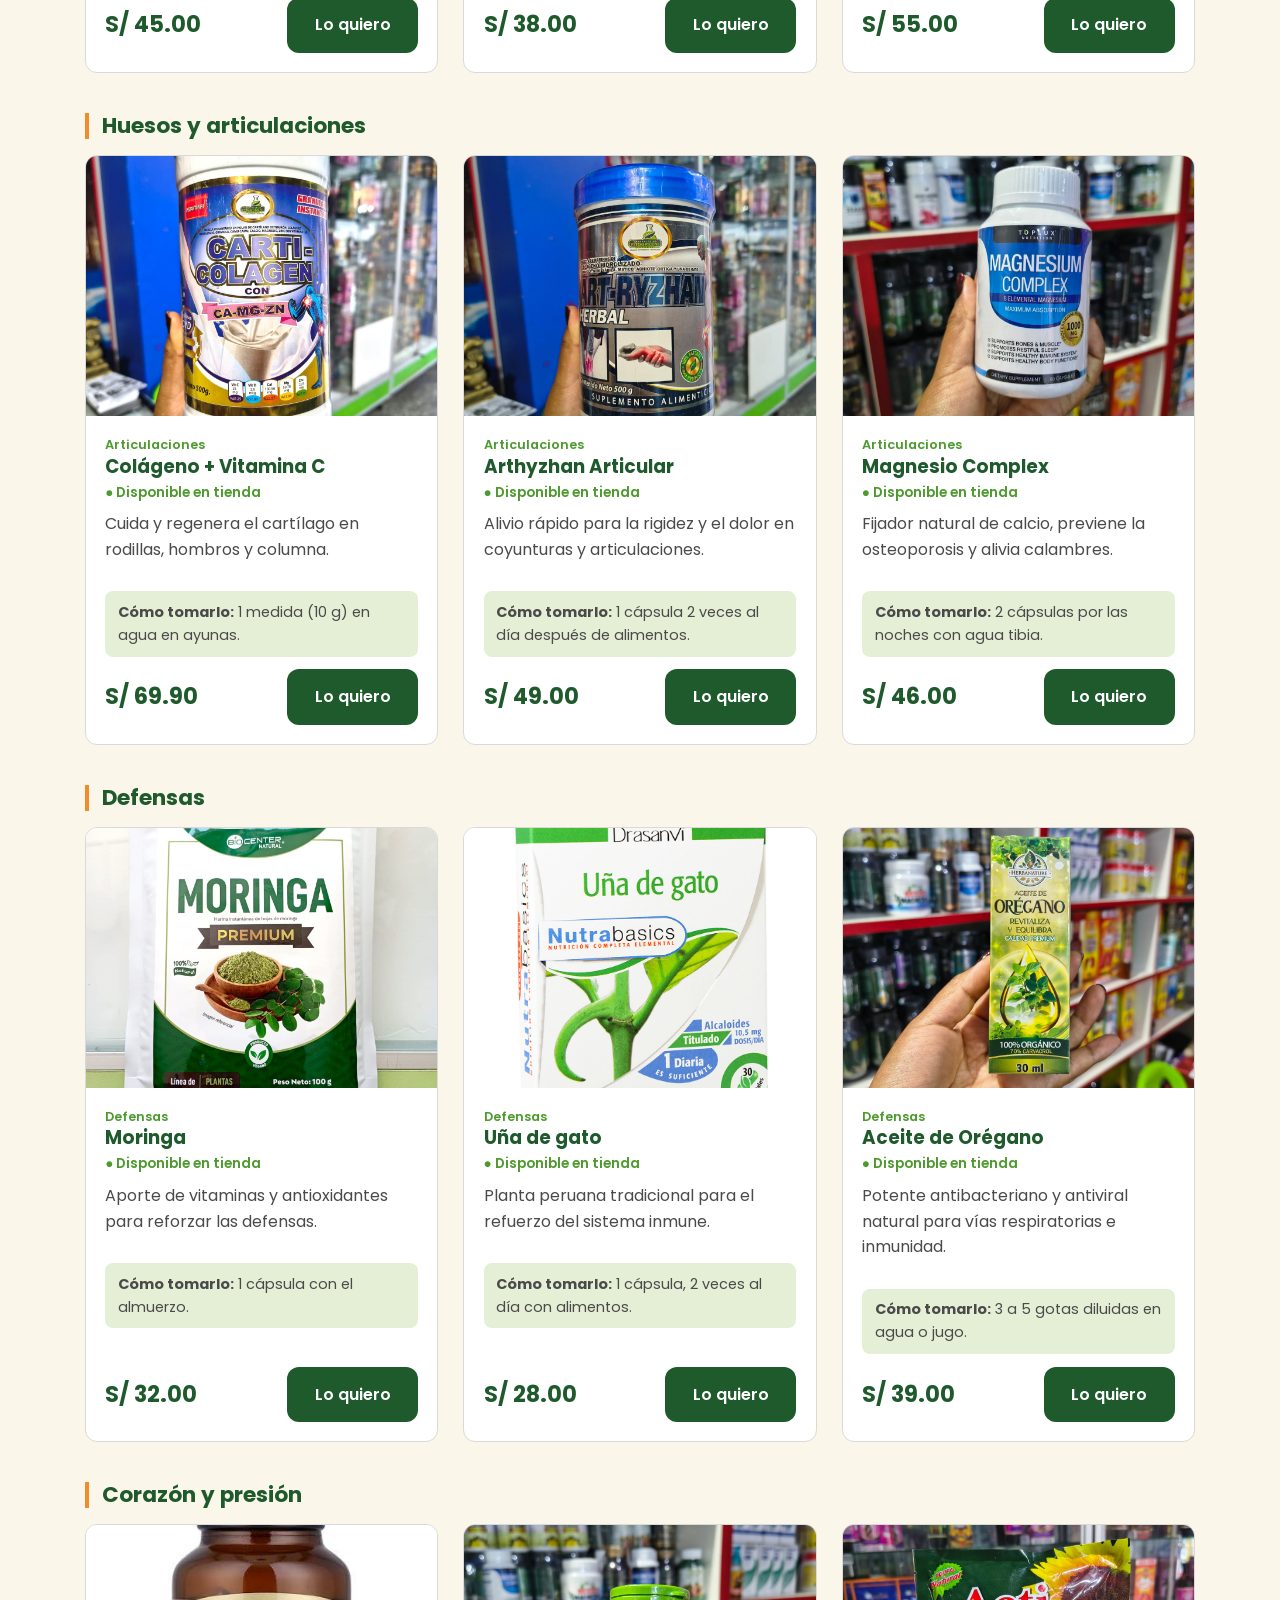
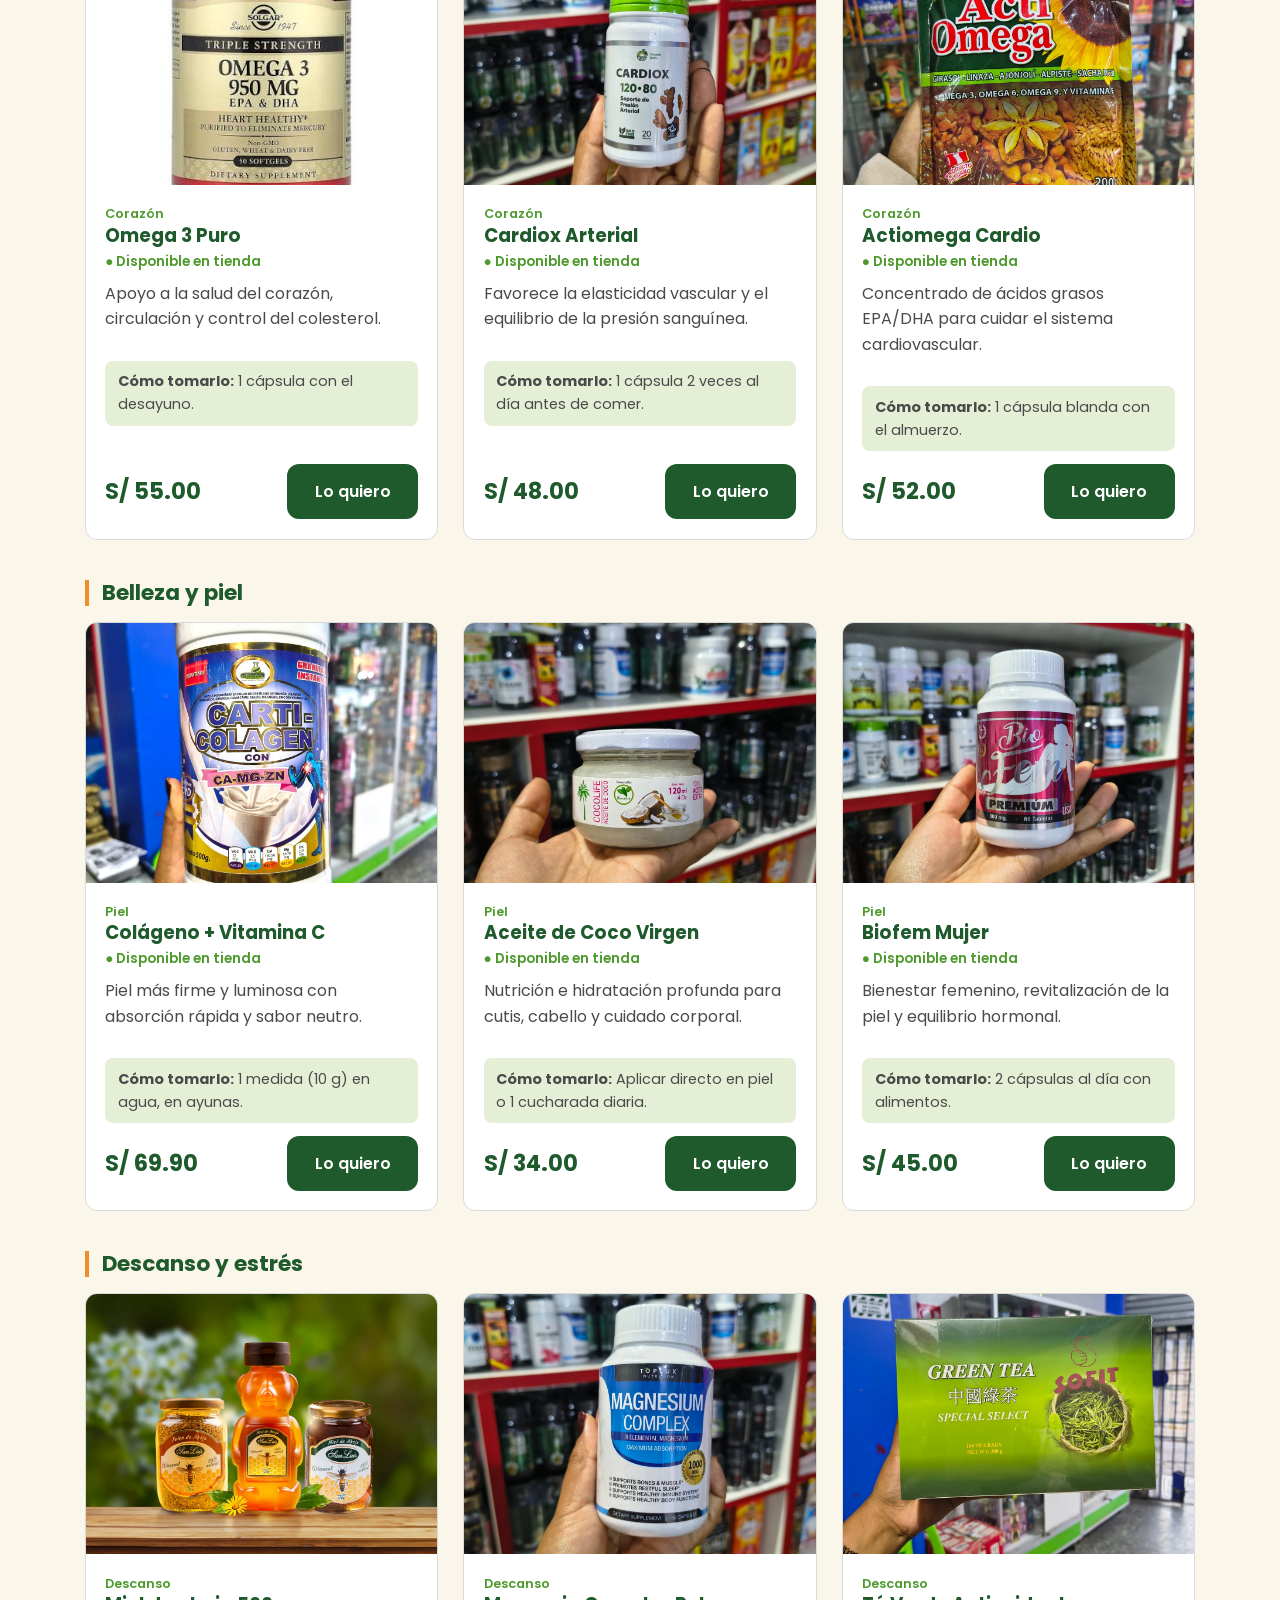
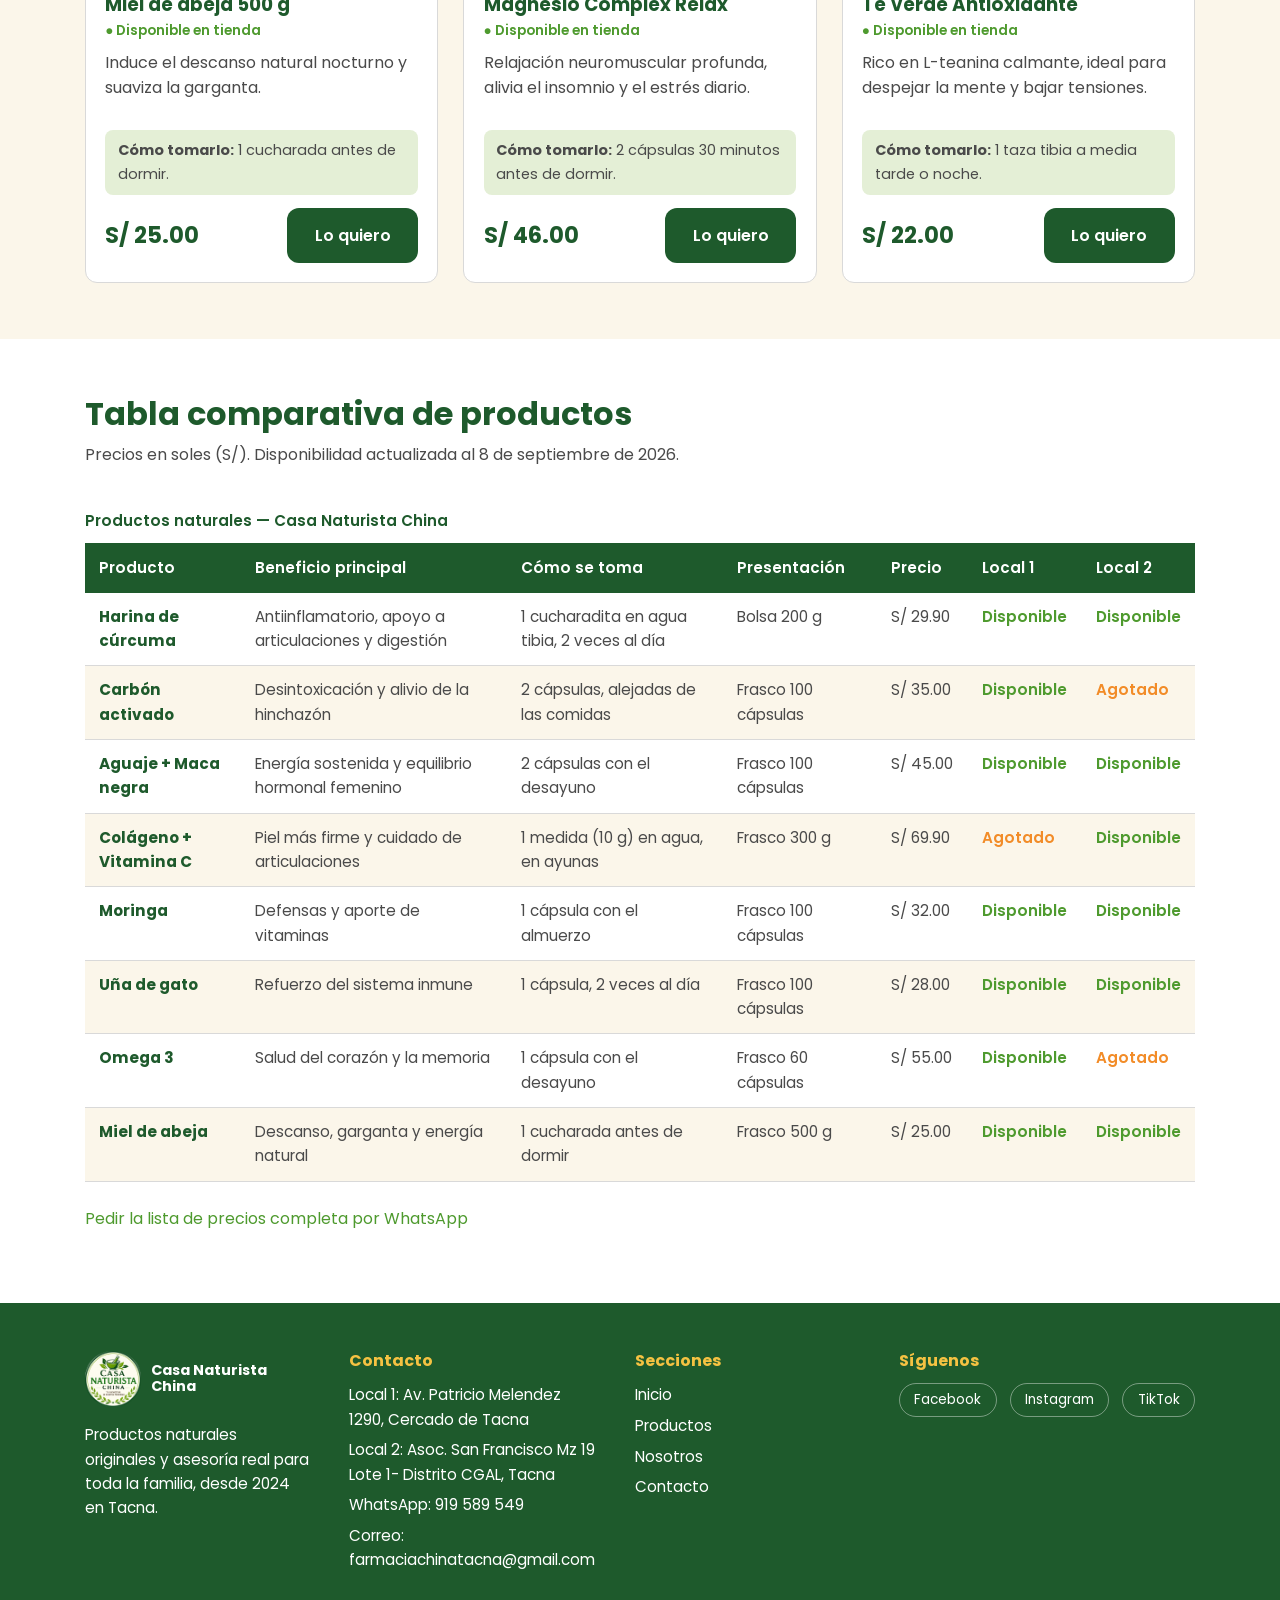
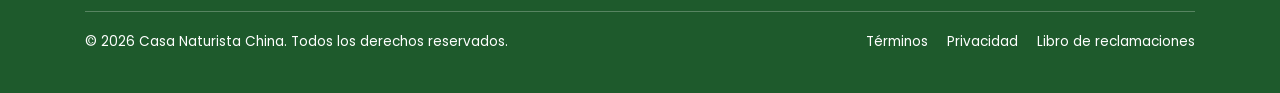
<file: productos.html>
<!DOCTYPE html>
<html lang="es">

<head>
  <meta charset="UTF-8">
  <meta name="viewport" content="width=device-width, initial-scale=1.0">
  <meta name="description" content="Catálogo y tabla comparativa de productos naturales de Casa Naturista China: precios, forma de uso y disponibilidad por local.">
  <title>Productos | Casa Naturista China</title>
  <link rel="icon" type="image/png" href="img/favicon.png">
  <link rel="preconnect" href="https://fonts.googleapis.com">
  <link href="https://fonts.googleapis.com/css2?family=Poppins:wght@400;600;700&display=swap" rel="stylesheet">
  <link rel="stylesheet" href="css/estilos.css">
</head>

<body>

  <!-- ===== ENCABEZADO (igual en todas las páginas) ===== -->
  <header>
    <div class="barra-superior">
      Envíos a todo el Perú &nbsp;|&nbsp; Productos 100 % originales &nbsp;|&nbsp; 2 locales en Tacna
    </div>
    <div class="encabezado">
      <div class="contenedor">
        <a href="index.html" class="logo">
          <img src="img/logo.png" alt="Logo de Casa Naturista China">
          <span>Casa Naturista<br>China</span>
        </a>
        <nav>
          <ul class="menu">
            <li><a href="index.html">Inicio</a></li>
            <li><a href="productos.html" class="activo">Productos</a></li>
            <li><a href="nosotros.html">Nosotros</a></li>
            <li><a href="contacto.html">Contacto</a></li>
          </ul>
        </nav>
        <a href="https://wa.me/51919589549" class="boton-whatsapp" target="_blank" rel="noopener">
          WhatsApp 919 589 549
        </a>
      </div>
    </div>
  </header>


  <main>

    <!--Productos por necesidad-->
    <section class="seccion" id="por-necesidad">
      <div class="contenedor">
        <span class="etiqueta-seccion">Catálogo</span>
        <h2>Productos por necesidad</h2>
        <p class="intro-seccion">Los productos más recomendados para tu salud, organizados según lo que deseas mejorar.</p>

        <!-- 1 Digestión -->
        <h3 class="titulo-grupo" id="digestion">Digestión y desintoxicación</h3>
        <div class="grid-productos">
          <article class="producto">
            <img src="img/productos/carbon-activado.jpeg" alt="Frasco de cápsulas de carbón activado">
            <div class="producto-cuerpo">
              <span class="categoria">Digestión</span>
              <h3>Carbón activado</h3>
              <p class="estado-stock disponible">● Disponible en tienda</p>
              <p>Ayuda a desintoxicar y alivia la hinchazón después de las comidas.</p>
              <p class="como-tomar"><strong>Cómo tomarlo:</strong> 2 cápsulas, alejadas de las comidas y medicamentos.</p>
              <div class="producto-pie">
                <span class="precio">S/ 35.00</span>
                <a href="https://wa.me/51919589549?text=Hola,%20quiero%20carb%C3%B3n%20activado" class="boton boton-verde" target="_blank" rel="noopener">Lo quiero</a>
              </div>
            </div>
          </article>

          <article class="producto">
            <img src="img/productos/curcuma.jpeg" alt="Bolsa de harina de cúrcuma de 200 gramos">
            <div class="producto-cuerpo">
              <span class="categoria">Digestión</span>
              <h3>Harina de cúrcuma 200 g</h3>
              <p class="estado-stock disponible">● Disponible en tienda</p>
              <p>Antiinflamatorio natural que también apoya la digestión y el hígado.</p>
              <p class="como-tomar"><strong>Cómo tomarlo:</strong> 1 cucharadita en agua tibia, 2 veces al día.</p>
              <div class="producto-pie">
                <span class="precio">S/ 29.90</span>
                <a href="https://wa.me/51919589549?text=Hola,%20quiero%20harina%20de%20c%C3%BArcuma" class="boton boton-verde" target="_blank" rel="noopener">Lo quiero</a>
              </div>
            </div>
          </article>

          <article class="producto">
            <img src="img/productos/papaya cleanse 1.jpeg" alt="Frasco de Papaya Cleanse">
            <div class="producto-cuerpo">
              <span class="categoria">Digestión</span>
              <h3>Papaya Cleanse</h3>
              <p class="estado-stock disponible">● Disponible en tienda</p>
              <p>Limpieza intestinal natural, combate el tránsito lento y la pesadez.</p>
              <p class="como-tomar"><strong>Cómo tomarlo:</strong> 1 medida en las noches antes de acostarse.</p>
              <div class="producto-pie">
                <span class="precio">S/ 42.00</span>
                <a href="https://wa.me/51919589549?text=Hola,%20quiero%20Papaya%20Cleanse" class="boton boton-verde" target="_blank" rel="noopener">Lo quiero</a>
              </div>
            </div>
          </article>
        </div>

        <!-- 2 Energía -->
        <h3 class="titulo-grupo" id="energia">Energía y vitalidad</h3>
        <div class="grid-productos">
          <article class="producto">
            <img src="img/productos/aguaje.jpeg" alt="Frasco de cápsulas de aguaje con maca negra">
            <div class="producto-cuerpo">
              <span class="categoria">Energía</span>
              <h3>Aguaje + Maca negra</h3>
              <p class="estado-stock disponible">● Disponible en tienda</p>
              <p>Energía sostenida durante el día y apoyo al equilibrio hormonal femenino.</p>
              <p class="como-tomar"><strong>Cómo tomarlo:</strong> 2 cápsulas con el desayuno diariamente.</p>
              <div class="producto-pie">
                <span class="precio">S/ 45.00</span>
                <a href="https://wa.me/51919589549?text=Hola,%20quiero%20aguaje%20con%20maca%20negra" class="boton boton-verde" target="_blank" rel="noopener">Lo quiero</a>
              </div>
            </div>
          </article>

          <article class="producto">
            <img src="img/productos/maca negra.jpeg" alt="Frasco de cápsulas de Maca Negra pura">
            <div class="producto-cuerpo">
              <span class="categoria">Energía</span>
              <h3>Maca Negra Pura</h3>
              <p class="estado-stock disponible">● Disponible en tienda</p>
              <p>Aumenta la resistencia física, combate el cansancio y mejora la concentración.</p>
              <p class="como-tomar"><strong>Cómo tomarlo:</strong> 2 cápsulas por la mañana con abundante agua.</p>
              <div class="producto-pie">
                <span class="precio">S/ 38.00</span>
                <a href="https://wa.me/51919589549?text=Hola,%20quiero%20Maca%20Negra%20Pura" class="boton boton-verde" target="_blank" rel="noopener">Lo quiero</a>
              </div>
            </div>
          </article>

          <article class="producto">
            <img src="img/productos/alphaman.jpeg" alt="Frasco de cápsulas Alphaman">
            <div class="producto-cuerpo">
              <span class="categoria">Energía</span>
              <h3>Alphaman Energy</h3>
              <p class="estado-stock disponible">● Disponible en tienda</p>
              <p>Fórmula vigorizante para el rendimiento, fuerza física y vitalidad masculina.</p>
              <p class="como-tomar"><strong>Cómo tomarlo:</strong> 1 cápsula al día por las mañanas.</p>
              <div class="producto-pie">
                <span class="precio">S/ 55.00</span>
                <a href="https://wa.me/51919589549?text=Hola,%20quiero%20Alphaman" class="boton boton-verde" target="_blank" rel="noopener">Lo quiero</a>
              </div>
            </div>
          </article>
        </div>

        <!-- 3 Huesos -->
        <h3 class="titulo-grupo" id="huesos">Huesos y articulaciones</h3>
        <div class="grid-productos">
          <article class="producto">
            <img src="img/productos/colageno.jpeg" alt="Frasco de colágeno con vitamina C en polvo">
            <div class="producto-cuerpo">
              <span class="categoria">Articulaciones</span>
              <h3>Colágeno + Vitamina C</h3>
              <p class="estado-stock disponible">● Disponible en tienda</p>
              <p>Cuida y regenera el cartílago en rodillas, hombros y columna.</p>
              <p class="como-tomar"><strong>Cómo tomarlo:</strong> 1 medida (10 g) en agua en ayunas.</p>
              <div class="producto-pie">
                <span class="precio">S/ 69.90</span>
                <a href="https://wa.me/51919589549?text=Hola,%20quiero%20col%C3%A1geno%20con%20vitamina%20C" class="boton boton-verde" target="_blank" rel="noopener">Lo quiero</a>
              </div>
            </div>
          </article>

          <article class="producto">
            <img src="img/productos/Arthyzhan.jpeg" alt="Frasco de cápsulas Arthyzhan para articulaciones">
            <div class="producto-cuerpo">
              <span class="categoria">Articulaciones</span>
              <h3>Arthyzhan Articular</h3>
              <p class="estado-stock disponible">● Disponible en tienda</p>
              <p>Alivio rápido para la rigidez y el dolor en coyunturas y articulaciones.</p>
              <p class="como-tomar"><strong>Cómo tomarlo:</strong> 1 cápsula 2 veces al día después de alimentos.</p>
              <div class="producto-pie">
                <span class="precio">S/ 49.00</span>
                <a href="https://wa.me/51919589549?text=Hola,%20quiero%20Arthyzhan" class="boton boton-verde" target="_blank" rel="noopener">Lo quiero</a>
              </div>
            </div>
          </article>

          <article class="producto">
            <img src="img/productos/magnesio complex.jpeg" alt="Frasco de cápsulas Magnesio Complex">
            <div class="producto-cuerpo">
              <span class="categoria">Articulaciones</span>
              <h3>Magnesio Complex</h3>
              <p class="estado-stock disponible">● Disponible en tienda</p>
              <p>Fijador natural de calcio, previene la osteoporosis y alivia calambres.</p>
              <p class="como-tomar"><strong>Cómo tomarlo:</strong> 2 cápsulas por las noches con agua tibia.</p>
              <div class="producto-pie">
                <span class="precio">S/ 46.00</span>
                <a href="https://wa.me/51919589549?text=Hola,%20quiero%20Magnesio%20Complex" class="boton boton-verde" target="_blank" rel="noopener">Lo quiero</a>
              </div>
            </div>
          </article>
        </div>

        <!-- 4 Defensas -->
        <h3 class="titulo-grupo" id="defensas">Defensas</h3>
        <div class="grid-productos">
          <article class="producto">
            <img src="img/productos/moringa.jpeg" alt="Frasco de cápsulas de moringa">
            <div class="producto-cuerpo">
              <span class="categoria">Defensas</span>
              <h3>Moringa</h3>
              <p class="estado-stock disponible">● Disponible en tienda</p>
              <p>Aporte de vitaminas y antioxidantes para reforzar las defensas.</p>
              <p class="como-tomar"><strong>Cómo tomarlo:</strong> 1 cápsula con el almuerzo.</p>
              <div class="producto-pie">
                <span class="precio">S/ 32.00</span>
                <a href="https://wa.me/51919589549?text=Hola,%20quiero%20moringa" class="boton boton-verde" target="_blank" rel="noopener">Lo quiero</a>
              </div>
            </div>
          </article>

          <article class="producto">
            <img src="img/productos/unadegato.jpg" alt="Frasco de cápsulas de uña de gato">
            <div class="producto-cuerpo">
              <span class="categoria">Defensas</span>
              <h3>Uña de gato</h3>
              <p class="estado-stock disponible">● Disponible en tienda</p>
              <p>Planta peruana tradicional para el refuerzo del sistema inmune.</p>
              <p class="como-tomar"><strong>Cómo tomarlo:</strong> 1 cápsula, 2 veces al día con alimentos.</p>
              <div class="producto-pie">
                <span class="precio">S/ 28.00</span>
                <a href="https://wa.me/51919589549?text=Hola,%20quiero%20u%C3%B1a%20de%20gato" class="boton boton-verde" target="_blank" rel="noopener">Lo quiero</a>
              </div>
            </div>
          </article>

          <article class="producto">
            <img src="img/productos/aceite de oregano.jpeg" alt="Frasco de Aceite de Orégano">
            <div class="producto-cuerpo">
              <span class="categoria">Defensas</span>
              <h3>Aceite de Orégano</h3>
              <p class="estado-stock disponible">● Disponible en tienda</p>
              <p>Potente antibacteriano y antiviral natural para vías respiratorias e inmunidad.</p>
              <p class="como-tomar"><strong>Cómo tomarlo:</strong> 3 a 5 gotas diluidas en agua o jugo.</p>
              <div class="producto-pie">
                <span class="precio">S/ 39.00</span>
                <a href="https://wa.me/51919589549?text=Hola,%20quiero%20Aceite%20de%20Or%C3%A9gano" class="boton boton-verde" target="_blank" rel="noopener">Lo quiero</a>
              </div>
            </div>
          </article>
        </div>

        <!-- 5 Corazón -->
        <h3 class="titulo-grupo" id="corazon">Corazón y presión</h3>
        <div class="grid-productos">
          <article class="producto">
            <img src="img/productos/omega-3.jfif" alt="Frasco de cápsulas de omega 3">
            <div class="producto-cuerpo">
              <span class="categoria">Corazón</span>
              <h3>Omega 3 Puro</h3>
              <p class="estado-stock disponible">● Disponible en tienda</p>
              <p>Apoyo a la salud del corazón, circulación y control del colesterol.</p>
              <p class="como-tomar"><strong>Cómo tomarlo:</strong> 1 cápsula con el desayuno.</p>
              <div class="producto-pie">
                <span class="precio">S/ 55.00</span>
                <a href="https://wa.me/51919589549?text=Hola,%20quiero%20omega%203" class="boton boton-verde" target="_blank" rel="noopener">Lo quiero</a>
              </div>
            </div>
          </article>

          <article class="producto">
            <img src="img/productos/cardiox.jpeg" alt="Frasco de cápsulas Cardiox">
            <div class="producto-cuerpo">
              <span class="categoria">Corazón</span>
              <h3>Cardiox Arterial</h3>
              <p class="estado-stock disponible">● Disponible en tienda</p>
              <p>Favorece la elasticidad vascular y el equilibrio de la presión sanguínea.</p>
              <p class="como-tomar"><strong>Cómo tomarlo:</strong> 1 cápsula 2 veces al día antes de comer.</p>
              <div class="producto-pie">
                <span class="precio">S/ 48.00</span>
                <a href="https://wa.me/51919589549?text=Hola,%20quiero%20Cardiox" class="boton boton-verde" target="_blank" rel="noopener">Lo quiero</a>
              </div>
            </div>
          </article>

          <article class="producto">
            <img src="img/productos/actiomega.jpeg" alt="Frasco de cápsulas Actiomega">
            <div class="producto-cuerpo">
              <span class="categoria">Corazón</span>
              <h3>Actiomega Cardio</h3>
              <p class="estado-stock disponible">● Disponible en tienda</p>
              <p>Concentrado de ácidos grasos EPA/DHA para cuidar el sistema cardiovascular.</p>
              <p class="como-tomar"><strong>Cómo tomarlo:</strong> 1 cápsula blanda con el almuerzo.</p>
              <div class="producto-pie">
                <span class="precio">S/ 52.00</span>
                <a href="https://wa.me/51919589549?text=Hola,%20quiero%20Actiomega" class="boton boton-verde" target="_blank" rel="noopener">Lo quiero</a>
              </div>
            </div>
          </article>
        </div>

        <!-- 6 Piel -->
        <h3 class="titulo-grupo" id="piel">Belleza y piel</h3>
        <div class="grid-productos">
          <article class="producto">
            <img src="img/productos/colageno.jpeg" alt="Frasco de colágeno con vitamina C en polvo">
            <div class="producto-cuerpo">
              <span class="categoria">Piel</span>
              <h3>Colágeno + Vitamina C</h3>
              <p class="estado-stock disponible">● Disponible en tienda</p>
              <p>Piel más firme y luminosa con absorción rápida y sabor neutro.</p>
              <p class="como-tomar"><strong>Cómo tomarlo:</strong> 1 medida (10 g) en agua, en ayunas.</p>
              <div class="producto-pie">
                <span class="precio">S/ 69.90</span>
                <a href="https://wa.me/51919589549?text=Hola,%20quiero%20col%C3%A1geno" class="boton boton-verde" target="_blank" rel="noopener">Lo quiero</a>
              </div>
            </div>
          </article>

          <article class="producto">
            <img src="img/productos/aceite de coco.jpeg" alt="Frasco de Aceite de Coco virgen">
            <div class="producto-cuerpo">
              <span class="categoria">Piel</span>
              <h3>Aceite de Coco Virgen</h3>
              <p class="estado-stock disponible">● Disponible en tienda</p>
              <p>Nutrición e hidratación profunda para cutis, cabello y cuidado corporal.</p>
              <p class="como-tomar"><strong>Cómo tomarlo:</strong> Aplicar directo en piel o 1 cucharada diaria.</p>
              <div class="producto-pie">
                <span class="precio">S/ 34.00</span>
                <a href="https://wa.me/51919589549?text=Hola,%20quiero%20Aceite%20de%20Coco" class="boton boton-verde" target="_blank" rel="noopener">Lo quiero</a>
              </div>
            </div>
          </article>

          <article class="producto">
            <img src="img/productos/biofem1.jpeg" alt="Frasco de cápsulas Biofem">
            <div class="producto-cuerpo">
              <span class="categoria">Piel</span>
              <h3>Biofem Mujer</h3>
              <p class="estado-stock disponible">● Disponible en tienda</p>
              <p>Bienestar femenino, revitalización de la piel y equilibrio hormonal.</p>
              <p class="como-tomar"><strong>Cómo tomarlo:</strong> 2 cápsulas al día con alimentos.</p>
              <div class="producto-pie">
                <span class="precio">S/ 45.00</span>
                <a href="https://wa.me/51919589549?text=Hola,%20quiero%20Biofem" class="boton boton-verde" target="_blank" rel="noopener">Lo quiero</a>
              </div>
            </div>
          </article>
        </div>

        <!-- 7 Descanso -->
        <h3 class="titulo-grupo" id="descanso">Descanso y estrés</h3>
        <div class="grid-productos">
          <article class="producto">
            <img src="img/productos/miel1.jpg" alt="Frasco de miel de abeja de 500 gramos">
            <div class="producto-cuerpo">
              <span class="categoria">Descanso</span>
              <h3>Miel de abeja 500 g</h3>
              <p class="estado-stock disponible">● Disponible en tienda</p>
              <p>Induce el descanso natural nocturno y suaviza la garganta.</p>
              <p class="como-tomar"><strong>Cómo tomarlo:</strong> 1 cucharada antes de dormir.</p>
              <div class="producto-pie">
                <span class="precio">S/ 25.00</span>
                <a href="https://wa.me/51919589549?text=Hola,%20quiero%20miel%20de%20abeja" class="boton boton-verde" target="_blank" rel="noopener">Lo quiero</a>
              </div>
            </div>
          </article>

          <article class="producto">
            <img src="img/productos/magnesio complex.jpeg" alt="Frasco de cápsulas Magnesio Complex">
            <div class="producto-cuerpo">
              <span class="categoria">Descanso</span>
              <h3>Magnesio Complex Relax</h3>
              <p class="estado-stock disponible">● Disponible en tienda</p>
              <p>Relajación neuromuscular profunda, alivia el insomnio y el estrés diario.</p>
              <p class="como-tomar"><strong>Cómo tomarlo:</strong> 2 cápsulas 30 minutos antes de dormir.</p>
              <div class="producto-pie">
                <span class="precio">S/ 46.00</span>
                <a href="https://wa.me/51919589549?text=Hola,%20quiero%20Magnesio%20Complex" class="boton boton-verde" target="_blank" rel="noopener">Lo quiero</a>
              </div>
            </div>
          </article>

          <article class="producto">
            <img src="img/productos/te verde 1.jpeg" alt="Caja de Té Verde antioxidante">
            <div class="producto-cuerpo">
              <span class="categoria">Descanso</span>
              <h3>Té Verde Antioxidante</h3>
              <p class="estado-stock disponible">● Disponible en tienda</p>
              <p>Rico en L-teanina calmante, ideal para despejar la mente y bajar tensiones.</p>
              <p class="como-tomar"><strong>Cómo tomarlo:</strong> 1 taza tibia a media tarde o noche.</p>
              <div class="producto-pie">
                <span class="precio">S/ 22.00</span>
                <a href="https://wa.me/51919589549?text=Hola,%20quiero%20T%C3%A9%20Verde" class="boton boton-verde" target="_blank" rel="noopener">Lo quiero</a>
              </div>
            </div>
          </article>
        </div>

      </div>
    </section>


    <!-- ---------- TABLA 1: comparativa de productos ----------
         Estructura: <table> con <thead> (títulos de columna) y <tbody> (datos).
         <th> se usa para los encabezados y <td> para cada dato. -->
    <section class="seccion fondo-blanco" id="comparativa">
      <div class="contenedor">
        <h2>Tabla comparativa de productos</h2>
        <p class="intro-seccion">Precios en soles (S/). Disponibilidad actualizada al 8 de septiembre de 2026.</p>

        <div class="tabla-contenedor">
          <!-- REEMPLAZAR: productos, precios y stock reales de la tienda -->
          <table class="tabla">
            <caption>Productos naturales — Casa Naturista China</caption>

            <thead>
              <tr>
                <th>Producto</th>
                <th>Beneficio principal</th>
                <th>Cómo se toma</th>
                <th>Presentación</th>
                <th>Precio</th>
                <th>Local 1</th>
                <th>Local 2</th>
              </tr>
            </thead>

            <tbody>
              <tr>
                <th>Harina de cúrcuma</th>
                <td>Antiinflamatorio, apoyo a articulaciones y digestión</td>
                <td>1 cucharadita en agua tibia, 2 veces al día</td>
                <td>Bolsa 200 g</td>
                <td class="precio-tabla">S/ 29.90</td>
                <td class="disponible">Disponible</td>
                <td class="disponible">Disponible</td>
              </tr>
              <tr>
                <th>Carbón activado</th>
                <td>Desintoxicación y alivio de la hinchazón</td>
                <td>2 cápsulas, alejadas de las comidas</td>
                <td>Frasco 100 cápsulas</td>
                <td class="precio-tabla">S/ 35.00</td>
                <td class="disponible">Disponible</td>
                <td class="no-disponible">Agotado</td>
              </tr>
              <tr>
                <th>Aguaje + Maca negra</th>
                <td>Energía sostenida y equilibrio hormonal femenino</td>
                <td>2 cápsulas con el desayuno</td>
                <td>Frasco 100 cápsulas</td>
                <td class="precio-tabla">S/ 45.00</td>
                <td class="disponible">Disponible</td>
                <td class="disponible">Disponible</td>
              </tr>
              <tr>
                <th>Colágeno + Vitamina C</th>
                <td>Piel más firme y cuidado de articulaciones</td>
                <td>1 medida (10 g) en agua, en ayunas</td>
                <td>Frasco 300 g</td>
                <td class="precio-tabla">S/ 69.90</td>
                <td class="no-disponible">Agotado</td>
                <td class="disponible">Disponible</td>
              </tr>
              <tr>
                <th>Moringa</th>
                <td>Defensas y aporte de vitaminas</td>
                <td>1 cápsula con el almuerzo</td>
                <td>Frasco 100 cápsulas</td>
                <td class="precio-tabla">S/ 32.00</td>
                <td class="disponible">Disponible</td>
                <td class="disponible">Disponible</td>
              </tr>
              <tr>
                <th>Uña de gato</th>
                <td>Refuerzo del sistema inmune</td>
                <td>1 cápsula, 2 veces al día</td>
                <td>Frasco 100 cápsulas</td>
                <td class="precio-tabla">S/ 28.00</td>
                <td class="disponible">Disponible</td>
                <td class="disponible">Disponible</td>
              </tr>
              <tr>
                <th>Omega 3</th>
                <td>Salud del corazón y la memoria</td>
                <td>1 cápsula con el desayuno</td>
                <td>Frasco 60 cápsulas</td>
                <td class="precio-tabla">S/ 55.00</td>
                <td class="disponible">Disponible</td>
                <td class="no-disponible">Agotado</td>
              </tr>
              <tr>
                <th>Miel de abeja</th>
                <td>Descanso, garganta y energía natural</td>
                <td>1 cucharada antes de dormir</td>
                <td>Frasco 500 g</td>
                <td class="precio-tabla">S/ 25.00</td>
                <td class="disponible">Disponible</td>
                <td class="disponible">Disponible</td>
              </tr>
            </tbody>
          </table>
        </div>

        <p>
          <a href="https://wa.me/51919589549?text=Hola,%20quiero%20la%20lista%20de%20precios%20completa" target="_blank" rel="noopener">
            Pedir la lista de precios completa por WhatsApp
          </a>
        </p>
      </div>
    </section>

  </main>


  <!-- ===== PIE DE PÁGINA (igual en todas las páginas) ===== -->
  <footer class="pie">
    <div class="contenedor">
      <div class="pie-columnas">
        <div class="pie-columna">
          <a href="index.html" class="logo">
            <img src="img/logo.png" alt="Logo de Casa Naturista China">
            <span>Casa Naturista<br>China</span>
          </a>
          <p>Productos naturales originales y asesoría real para toda la familia, desde 2024 en Tacna.</p>
        </div>
        <div class="pie-columna">
          <h3>Contacto</h3>
          <ul>
            <li>Local 1: Av. Patricio Melendez 1290, Cercado de Tacna</li>
            <li>Local 2: Asoc. San Francisco Mz 19 Lote 1- Distrito CGAL, Tacna</li>
            <li>WhatsApp: <a href="https://wa.me/51919589549">919 589 549</a></li>
            <li>Correo: <a href="mailto:farmaciachinatacna@gmail.com">farmaciachinatacna@gmail.com</a></li>
          </ul>
        </div>
        <div class="pie-columna">
          <h3>Secciones</h3>
          <ul>
            <li><a href="index.html">Inicio</a></li>
            <li><a href="productos.html">Productos</a></li>
            <li><a href="nosotros.html">Nosotros</a></li>
            <li><a href="contacto.html">Contacto</a></li>
          </ul>
        </div>
        <div class="pie-columna">
          <h3>Síguenos</h3>
          <div class="redes">
            <a href="https://www.facebook.com/casanaturistachina/" target="_blank" rel="noopener">Facebook</a>
            <a href="https://www.instagram.com/casanaturistachina/?hl=es-la/" target="_blank" rel="noopener">Instagram</a>
            <a href="https://www.tiktok.com/@casanaturistachina?lang=es/" target="_blank" rel="noopener">TikTok</a>
          </div>
        </div>
      </div>
      <div class="pie-final">
        <p>&copy; 2026 Casa Naturista China. Todos los derechos reservados.</p>
        <ul>
          <li><a href="#">Términos</a></li>
          <li><a href="#">Privacidad</a></li>
          <li><a href="#">Libro de reclamaciones</a></li>
        </ul>
      </div>
    </div>
  </footer>

</body>

</html>
</file>
<file: css/estilos.css>
/* ============================================================
   CASA NATURISTA CHINA — Hoja de estilos principal
   Archivo: css/estilos.css
   Se enlaza desde todas las páginas con:
   <link rel="stylesheet" href="css/estilos.css">

   ÍNDICE
   1. Variables (colores y tipografía)
   2. Reset y estilos base
   3. Tipografía (títulos, párrafos, enlaces)
   4. Botones
   5. Encabezado y menú de navegación
   6. Portada (hero)
   7. Secciones y contenedor
   8. Tarjetas (necesidades, pasos, productos, testimonios)
   9. Tablas de datos
   10. Formulario de contacto
   11. Multimedia (video e imágenes)
   12. Pie de página
   13. Diseño adaptable (responsive)
   ============================================================ */


/* ------------------------------------------------------------
   1. VARIABLES
   Los colores salen del logo y de la referencia visual.
   Si cambia un color, se cambia aquí y se aplica en todo el sitio.
   ------------------------------------------------------------ */
:root {
  --verde-oscuro: #1E5A2C;   /* texto principal, fondos fuertes */
  --verde-medio:  #4E9A2E;   /* acentos, íconos */
  --verde-claro:  #E4EFD6;   /* fondos suaves */
  --naranja:      #F28C28;   /* botones y llamados a la acción */
  --amarillo:     #F5C242;   /* detalles */
  --crema:        #FBF6EA;   /* fondo general del sitio */
  --blanco:       #FFFFFF;
  --gris-texto:   #4A4A4A;   /* texto de párrafos */
  --gris-borde:   #D9D9D9;   /* bordes de tablas y campos */

  --fuente:       'Poppins', Arial, Helvetica, sans-serif;
  --ancho-maximo: 1150px;    /* ancho del contenido en pantallas grandes */
  --radio:        12px;      /* redondeo de tarjetas y botones */
}


/* ------------------------------------------------------------
   2. RESET Y ESTILOS BASE
   Quitamos márgenes por defecto del navegador y fijamos la base.
   ------------------------------------------------------------ */
* {
  margin: 0;
  padding: 0;
  box-sizing: border-box; /* el padding no aumenta el ancho del elemento */
}

html {
  scroll-behavior: smooth;  /* los enlaces internos (#seccion) bajan suavemente */
}

body {
  font-family: var(--fuente);
  font-size: 16px;
  line-height: 1.6;
  color: var(--gris-texto);
  background-color: var(--crema);
}

img,
video {
  max-width: 100%;   /* las imágenes nunca se salen de su contenedor */
  display: block;
}

ul {
  list-style: none;  /* las listas del menú y del pie no llevan viñetas */
}


/* ------------------------------------------------------------
   3. TIPOGRAFÍA
   ------------------------------------------------------------ */
h1,
h2,
h3 {
  color: var(--verde-oscuro);
  line-height: 1.2;
  font-weight: 700;
}

h1 { font-size: 3rem; }
h2 { font-size: 2rem; margin-bottom: 0.5rem; }
h3 { font-size: 1.15rem; }

p {
  margin-bottom: 1rem;
}

a {
  color: var(--verde-medio);
  text-decoration: none;
}

a:hover {
  text-decoration: underline;
}

/* Texto pequeño que va encima de un título (ej. "Cómo funciona") */
.etiqueta-seccion {
  display: inline-block;
  color: var(--naranja);
  font-weight: 600;
  font-size: 0.9rem;
  margin-bottom: 0.4rem;
}

/* Utilidades de texto */
.texto-centrado { text-align: center; }
.enlace-mas     { margin-top: 1.5rem; font-weight: 600; }

/* Título de cada grupo de productos en productos.html */
.titulo-grupo {
  font-size: 1.35rem;
  margin: 2.5rem 0 1rem;
  padding-left: 0.8rem;
  border-left: 4px solid var(--naranja);
}

/* Párrafo introductorio debajo del título de cada sección */
.intro-seccion {
  max-width: 640px;
  margin-bottom: 2rem;
}


/* ------------------------------------------------------------
   4. BOTONES
   Un botón es un enlace <a> con la clase .boton
   ------------------------------------------------------------ */
.boton {
  display: inline-block;
  padding: 0.8rem 1.6rem;
  border-radius: var(--radio);
  font-weight: 600;
  text-decoration: none;
  border: 2px solid transparent;
}

.boton:hover {
  text-decoration: none;
  opacity: 0.9;
}

.boton-verde {
  background-color: var(--verde-oscuro);
  color: var(--blanco);
}

.boton-naranja {
  background-color: var(--naranja);
  color: var(--blanco);
  transition: transform 0.4s ease, 
              background-color 0.4s ease,
              box-shadow 0.4s ease;
}

.boton-borde {
  background-color: transparent;
  color: var(--verde-oscuro);
  border-color: var(--verde-oscuro);
}

.boton-naranja:hover {
  transform: scale(1.08);
  background-color: var(--naranja);
  box-shadow: 0 8px 18px rgba(0,0,0,0.20);
}
/* ------------------------------------------------------------
   5. ENCABEZADO Y MENÚ DE NAVEGACIÓN
   ------------------------------------------------------------ */

/* Barra superior fina con mensajes de confianza */
.barra-superior {
  background-color: var(--verde-oscuro);
  color: var(--blanco);
  font-size: 0.85rem;
  text-align: center;
  padding: 0.4rem 1rem;
}

/* Encabezado principal: logo + menú + botón WhatsApp */
.encabezado {
  background-color: var(--blanco);
  border-bottom: 1px solid var(--gris-borde);
  position: sticky;   /* el menú se queda fijo al hacer scroll */
  top: 0;
  z-index: 10;
}

.encabezado .contenedor {
  display: flex;                 /* logo, menú y botón en una fila */
  align-items: center;
  justify-content: space-between;
  gap: 1.5rem;
  padding-top: 0.6rem;
  padding-bottom: 0.6rem;
}

.logo {
  display: flex;
  align-items: center;
  gap: 0.6rem;
  color: var(--verde-oscuro);
  font-weight: 700;
  line-height: 1.1;
}

.logo:hover {
  text-decoration: none;
}

.logo img {
  width: 64px;
  height: 64px;
}

.logo span {
  font-size: 0.9rem;
}

/* Lista de enlaces del menú */
.menu {
  display: flex;
  gap: 1.6rem;
}

.menu a {
  color: var(--verde-oscuro);
  font-weight: 600;
  padding: 0.4rem 0;
  border-bottom: 3px solid transparent; /* espacio reservado para el subrayado */
}

.menu a:hover,
.menu a.activo {
  text-decoration: none;
  border-bottom-color: var(--naranja);   /* subraya la página actual */
}

/* Botón de WhatsApp del encabezado */
.boton-whatsapp {
  background-color: var(--verde-medio);
  color: var(--blanco);
  padding: 0.6rem 1.2rem;
  border-radius: 30px;
  font-weight: 600;
  white-space: nowrap;
    transition: transform 0.3s ease, background-color 0.3s ease, box-shadow 0.3s ease;
}

.boton-whatsapp:hover {
  text-decoration: none;
  background-color: var(--verde-oscuro);
  background-color: #d35400;
  box-shadow: 0px 4px 10px rgba(0, 0, 0, 0.2);

}


/* ------------------------------------------------------------
   6. PORTADA (HERO)
   Texto a la izquierda y foto a la derecha.
   ------------------------------------------------------------ */
.portada {
  padding: 4rem 0;
}

.portada .contenedor {
  display: flex;
  align-items: center;
  gap: 3rem;
}

.portada-texto {
  flex: 1;
}

.portada-texto h1 {
  margin: 0.5rem 0 1rem;
}

.portada-imagen {
  flex: 1;
}

.portada-imagen img {
  border-radius: var(--radio);
  transition: transform 0.5s ease;
}

.portada-imagen img:hover {
  transform: scale(1.2);
}

/* Grupo de botones debajo del texto */
.portada-botones {
  display: flex;
  gap: 1rem;
  flex-wrap: wrap;
  margin-top: 1.5rem;
}

/* Frase escrita a mano encima del título ("Tu bienestar comienza aquí") */
.frase-manuscrita {
  color: var(--verde-medio);
  font-style: italic;
  font-size: 1.1rem;
}


/* ------------------------------------------------------------
   7. SECCIONES Y CONTENEDOR
   .contenedor centra el contenido y limita su ancho.
   .seccion da el espacio vertical entre bloques.
   ------------------------------------------------------------ */
.contenedor {
  width: 100%;
  max-width: var(--ancho-maximo);
  margin: 0 auto;
  padding: 0 1.25rem;
}

.seccion {
  padding: 3.5rem 0;
}

/* Variantes de fondo para alternar secciones */
.fondo-blanco { background-color: var(--blanco); }
.fondo-verde  { background-color: var(--verde-oscuro); color: var(--blanco); }
.fondo-verde h2,
.fondo-verde h3 { color: var(--blanco); }

/* Franja de beneficios debajo de la portada (5 columnas) */
.franja-beneficios {
  display: flex;
  flex-wrap: wrap;
}

.beneficio {
  flex: 1 1 200px;
  padding: 1.2rem 1.4rem;
  color: var(--blanco);
  display: flex;
  align-items: center;
  gap: 0.85rem;
}

.beneficio-icono {
  flex-shrink: 0;
  display: flex;
  align-items: center;
  justify-content: center;
}

.beneficio-icono img,
.beneficio-icono svg {
  width: 30px;
  height: 30px;
  display: block;
}

.beneficio-texto {
  flex: 1;
}

.beneficio h3 {
  color: var(--blanco);
  font-size: 1rem;
  margin-bottom: 0.2rem;
}

.beneficio p {
  font-size: 0.88rem;
  margin: 0;
  line-height: 1.35;
}

/* cada bloque con un tono distinto, como en la referencia visual */
.beneficio:nth-child(1) { background-color: var(--verde-oscuro); }
.beneficio:nth-child(2) { background-color: var(--verde-medio); }
.beneficio:nth-child(3) { background-color: var(--naranja); }
.beneficio:nth-child(4) { background-color: var(--amarillo); color: var(--verde-oscuro); }
.beneficio:nth-child(4) h3 { color: var(--verde-oscuro); }
.beneficio:nth-child(5) { background-color: #7CB342; }

/* Cifras de la sección "Historias reales" */
.cifras {
  display: flex;
  gap: 2.5rem;
  margin: 1.5rem 0 2rem;
}

.cifra strong {
  display: block;
  font-size: 2.2rem;
  color: var(--verde-oscuro);
}


/* ------------------------------------------------------------
   8. TARJETAS
   Todas las cuadrículas usan flex con "wrap": las tarjetas
   pasan a la siguiente fila cuando no caben.
   ------------------------------------------------------------ */
.cuadricula {
  display: flex;
  flex-wrap: wrap;
  gap: 1.25rem;
}

/* ============================================================
   SISTEMA GRID PARA PRODUCTOS
   Vista Escritorio: 3 columnas iguales con espacio de 25px
   ============================================================ */
.grid-productos {
  display: grid;
  grid-template-columns: repeat(3, 1fr);
  gap: 25px;
}

.grid-productos .producto {
  max-width: 100%; /* Ocupa el ancho completo de su celda de rejilla */
}

/* ============================================================
   GALERÍA GRID: "CONOCE NUESTROS PRODUCTOS"
   Vista Escritorio: 3 columnas iguales con 25px de separación
   ============================================================ */
.grid-galeria {
  display: grid;
  grid-template-columns: repeat(3, 1fr);
  gap: 25px;
}

.tarjeta-galeria {
  background-color: var(--blanco);
  border: 1px solid var(--gris-borde);
  border-radius: var(--radio);
  overflow: hidden;
  display: flex;
  flex-direction: column;
  text-decoration: none;
  color: inherit;
}

.tarjeta-galeria img {
  width: 100%;
  height: 220px;
  object-fit: cover;
}

.galeria-info {
  padding: 1.1rem 1rem;
  display: flex;
  align-items: center;
  justify-content: center;
  text-align: center;
  background-color: var(--blanco);
}

.galeria-info h3 {
  font-size: 1.1rem;
  font-weight: 600;
  color: var(--verde-oscuro);
  margin: 0;
}

/* Necesidad de salud: círculo con ícono + texto (enlace a productos) */
.necesidad {
  flex: 1 1 130px;
  max-width: 140px;
  text-align: center;
  background-color: var(--blanco);
  border: 1px solid var(--gris-borde);
  border-radius: var(--radio);
  padding: 1.2rem 0.8rem;
  color: var(--verde-oscuro);
  font-weight: 600;
  font-size: 0.95rem;
}

.necesidad:hover {
  text-decoration: none;
  border-color: var(--verde-medio);
  background-color: var(--verde-claro);

  transition: transform .5s;
  transform: scale(1.3);
  
}

.necesidad .icono {
  display: block;
  font-size: 2rem;
  margin-bottom: 0.4rem;
}

/* Pasos de "Cómo funciona" */
.paso {
  flex: 1 1 220px;
  background-color: var(--blanco);
  border-top: 4px solid var(--verde-medio);
  border-radius: var(--radio);
  padding: 1.5rem;
}

.paso .numero {
  color: var(--naranja);
  font-weight: 700;
  font-size: 0.85rem;
}

.paso h3 {
  margin: 0.3rem 0 0.5rem;
}

/* Tarjeta de producto */
.producto {
  flex: 1 1 250px;
  max-width: 320px;
  background-color: var(--blanco);
  border: 1px solid var(--gris-borde);
  border-radius: var(--radio);
  overflow: hidden;   /* la imagen respeta el borde redondeado */
  display: flex;
  flex-direction: column;
}

.producto img {
  width: 100%;
  height: 260px;         /* todas las fotos con la misma altura */
  object-fit: cover;
}

.producto-cuerpo {
  padding: 1.2rem;
  flex: 1;
  display: flex;
  flex-direction: column;
}

.producto .categoria {
  font-size: 0.8rem;
  color: var(--verde-medio);
  font-weight: 600;
}

.estado-stock {
  font-size: 0.85rem;
  margin: 0.25rem 0 0.5rem;
}

.descripcion-corta {
  font-size: 0.95rem;
  color: #4a5568;
  margin: 0.4rem 0 1rem;
  line-height: 1.4;
}

.producto .como-tomar {
  background-color: var(--verde-claro);
  border-radius: 8px;
  padding: 0.6rem 0.8rem;
  font-size: 0.9rem;
  margin: 0.8rem 0;
}

/* Precio y botón alineados en la parte inferior de la tarjeta */
.producto-pie {
  margin-top: auto;
  display: flex;
  justify-content: space-between;
  align-items: center;
}

.precio {
  font-size: 1.4rem;
  font-weight: 700;
  color: var(--verde-oscuro);
}

/* Etiqueta pequeña sobre la imagen ("Más vendido", "En oferta") */
.etiqueta {
  display: inline-block;
  align-self: flex-start;   /* no se estira al ancho de la tarjeta */
  background-color: var(--naranja);
  color: var(--blanco);
  font-size: 0.75rem;
  font-weight: 600;
  padding: 0.2rem 0.6rem;
  border-radius: 20px;
  margin-bottom: 0.4rem;
}

/* Testimonio de cliente */
.testimonio {
  flex: 1 1 280px;
  background-color: var(--blanco);
  border-radius: var(--radio);
  padding: 1.5rem;
  border-left: 4px solid var(--amarillo);
}

.testimonio .estrellas {
  color: var(--amarillo);
  letter-spacing: 2px;
}

.testimonio cite {
  display: block;
  font-style: normal;
  font-weight: 600;
  color: var(--verde-oscuro);
  margin-top: 0.5rem;
}

/* Tarjeta de local (dirección + foto) */
.local {
  flex: 1 1 300px;
  background-color: var(--blanco);
  border-radius: var(--radio);
  overflow: hidden;
  border: 1px solid var(--gris-borde);
}

.local-cuerpo {
  padding: 1.2rem;
}

/* Preguntas frecuentes (respuestas cortas) */
.pregunta {
  flex: 1 1 280px;
  background-color: var(--verde-claro);
  border-radius: var(--radio);
  padding: 1.3rem;
}


/* ------------------------------------------------------------
   9. TABLAS DE DATOS
   Se usan en productos.html (comparativa) y contacto.html (horarios).
   ------------------------------------------------------------ */
.tabla-contenedor {
  overflow-x: auto;   /* en celulares la tabla se desplaza de lado */
  margin-bottom: 1.5rem;
}

.tabla {
  width: 100%;
  border-collapse: collapse;   /* une los bordes de las celdas */
  background-color: var(--blanco);
  font-size: 0.95rem;
}

.tabla caption {
  caption-side: top;
  text-align: left;
  font-weight: 600;
  color: var(--verde-oscuro);
  padding: 0.6rem 0;
}

/* Encabezado de la tabla (thead) */
.tabla thead th {
  background-color: var(--verde-oscuro);
  color: var(--blanco);
  text-align: left;
  padding: 0.8rem 0.9rem;
  font-weight: 600;
}

/* Celdas del cuerpo (tbody) */
.tabla tbody td,
.tabla tbody th {
  padding: 0.75rem 0.9rem;
  border-bottom: 1px solid var(--gris-borde);
  vertical-align: top;
}

.tabla tbody th {
  text-align: left;
  color: var(--verde-oscuro);
}

/* Filas alternadas para leer mejor */
.tabla tbody tr:nth-child(even) {
  background-color: var(--crema);
}

.tabla tbody tr:hover {
  background-color: var(--verde-claro);
}

/* Disponibilidad: texto verde si hay stock, naranja si no */
.disponible    { color: var(--verde-medio); font-weight: 600; }
.no-disponible { color: var(--naranja);     font-weight: 600; }


/* ------------------------------------------------------------
   10. FORMULARIO DE CONTACTO
   ------------------------------------------------------------ */
.contacto .contenedor {
  display: flex;
  gap: 3rem;
  align-items: flex-start;
}

.formulario {
  flex: 1.2;
  background-color: var(--blanco);
  border-radius: var(--radio);
  padding: 2rem;
  border: 1px solid var(--gris-borde);
}

.datos-contacto {
  flex: 1;
}

/* Cada pareja label + campo */
.campo {
  margin-bottom: 1.1rem;
}

.campo label {
  display: block;
  font-weight: 600;
  color: var(--verde-oscuro);
  margin-bottom: 0.3rem;
}

/* Dos campos en la misma fila */
.fila-campos {
  display: flex;
  gap: 1rem;
}

.fila-campos .campo {
  flex: 1;
}

input[type="text"],
input[type="email"],
input[type="tel"],
select,
textarea {
  width: 100%;
  padding: 0.7rem 0.9rem;
  border: 1px solid var(--gris-borde);
  border-radius: 8px;
  font-family: var(--fuente);
  font-size: 1rem;
  background-color: var(--blanco);
}

input:focus,
select:focus,
textarea:focus {
  outline: 2px solid var(--verde-medio);   /* resalta el campo activo */
  border-color: var(--verde-medio);
}

textarea {
  min-height: 130px;
  resize: vertical;
}

/* Casilla de autorización: la casilla y el texto en una línea */
.campo-casilla {
  display: flex;
  align-items: flex-start;
  gap: 0.6rem;
  font-size: 0.9rem;
}

.campo-casilla input {
  margin-top: 0.3rem;
}

/* Botón de envío del formulario */
.formulario button {
  width: 100%;
  padding: 0.9rem;
  border: none;
  border-radius: var(--radio);
  background-color: var(--verde-oscuro);
  color: var(--blanco);
  font-family: var(--fuente);
  font-size: 1rem;
  font-weight: 600;
  cursor: pointer;
}

.formulario button:hover {
  background-color: var(--verde-medio);
}

/* Lista de datos de contacto (teléfono, correo, dirección) */
.lista-contacto li {
  padding: 0.9rem 0;
  border-bottom: 1px solid var(--gris-borde);
}

.lista-contacto strong {
  display: block;
  color: var(--verde-oscuro);
}


/* ------------------------------------------------------------
   11. MULTIMEDIA
   ------------------------------------------------------------ */
.video {
  width: 100%;
  border-radius: var(--radio);
  border: 1px solid var(--gris-borde);
  background-color: #000;
}

/* Mapa de Google incrustado en contacto.html */
.mapa {
  width: 100%;
  border: 1px solid var(--gris-borde);
  border-radius: var(--radio);
}

/* Celda de precio: no se parte en dos líneas */
.precio-tabla {
  white-space: nowrap;
}

.imagen-redonda {
  border-radius: var(--radio);
}

/* Bloque texto + video de la página "Nosotros" */
.dos-columnas {
  display: flex;
  gap: 3rem;
  align-items: center;
}

.dos-columnas > * {
  flex: 1;
}


/* ------------------------------------------------------------
   12. PIE DE PÁGINA
   ------------------------------------------------------------ */
.pie {
  background-color: var(--verde-oscuro);
  color: var(--blanco);
  padding: 3rem 0 1.5rem;
  font-size: 0.95rem;
}

.pie a {
  color: var(--blanco);
}

.pie-columnas {
  display: flex;
  flex-wrap: wrap;
  gap: 2.5rem;
  margin-bottom: 2rem;
}

.pie-columna {
  flex: 1 1 220px;
}

.pie h3 {
  color: var(--amarillo);
  font-size: 1rem;
  margin-bottom: 0.8rem;
}

.pie li {
  margin-bottom: 0.4rem;
}

.pie .logo img {
  width: 56px;
  height: 56px;
}

.pie .logo {
  color: var(--blanco);
  margin-bottom: 1rem;
}

/* Redes sociales: enlaces en fila */
.redes {
  display: flex;
  gap: 0.8rem;
}

.redes a {
  border: 1px solid rgba(255, 255, 255, 0.4);
  border-radius: 20px;
  padding: 0.3rem 0.9rem;
  font-size: 0.85rem;
}

.redes a:hover {
  background-color: var(--verde-medio);
  text-decoration: none;
}

/* Línea final con derechos de autor y enlaces legales */
.pie-final {
  border-top: 1px solid rgba(255, 255, 255, 0.25);
  padding-top: 1.2rem;
  display: flex;
  flex-wrap: wrap;
  justify-content: space-between;
  gap: 0.8rem;
  font-size: 0.85rem;
}

.pie-final ul {
  display: flex;
  gap: 1.2rem;
}


/* ------------------------------------------------------------
   13. DISEÑO ADAPTABLE (RESPONSIVE)
   Reglas que solo se aplican en pantallas de 820 px o menos.
   Todo lo que está en fila pasa a columna.
   ------------------------------------------------------------ */
@media (max-width: 820px) {

  /* Vista Tablet para productos y galería: 2 columnas */
  .grid-productos,
  .grid-galeria {
    grid-template-columns: repeat(2, 1fr);
    gap: 20px;
  }

  h1 { font-size: 2.2rem; }
  h2 { font-size: 1.6rem; }

  .encabezado .contenedor {
    flex-direction: column;
    gap: 0.8rem;
  }

  .menu {
    flex-wrap: wrap;
    justify-content: center;
    gap: 0.8rem 1.2rem;
  }

  .portada .contenedor,
  .contacto .contenedor,
  .dos-columnas {
    flex-direction: column;
  }

  .portada {
    padding: 2.5rem 0;
  }

  .cifras {
    flex-wrap: wrap;
    gap: 1.5rem;
  }

  .fila-campos {
    flex-direction: column;
    gap: 0;
  }

  .pie-final {
    flex-direction: column;
    align-items: center;
    text-align: center;
  }
}

/* Vista Celular (pantallas de 520px o menos): 1 columna */
@media (max-width: 520px) {
  .grid-productos,
  .grid-galeria {
    grid-template-columns: 1fr;
    gap: 15px;
  }
}
</file>
